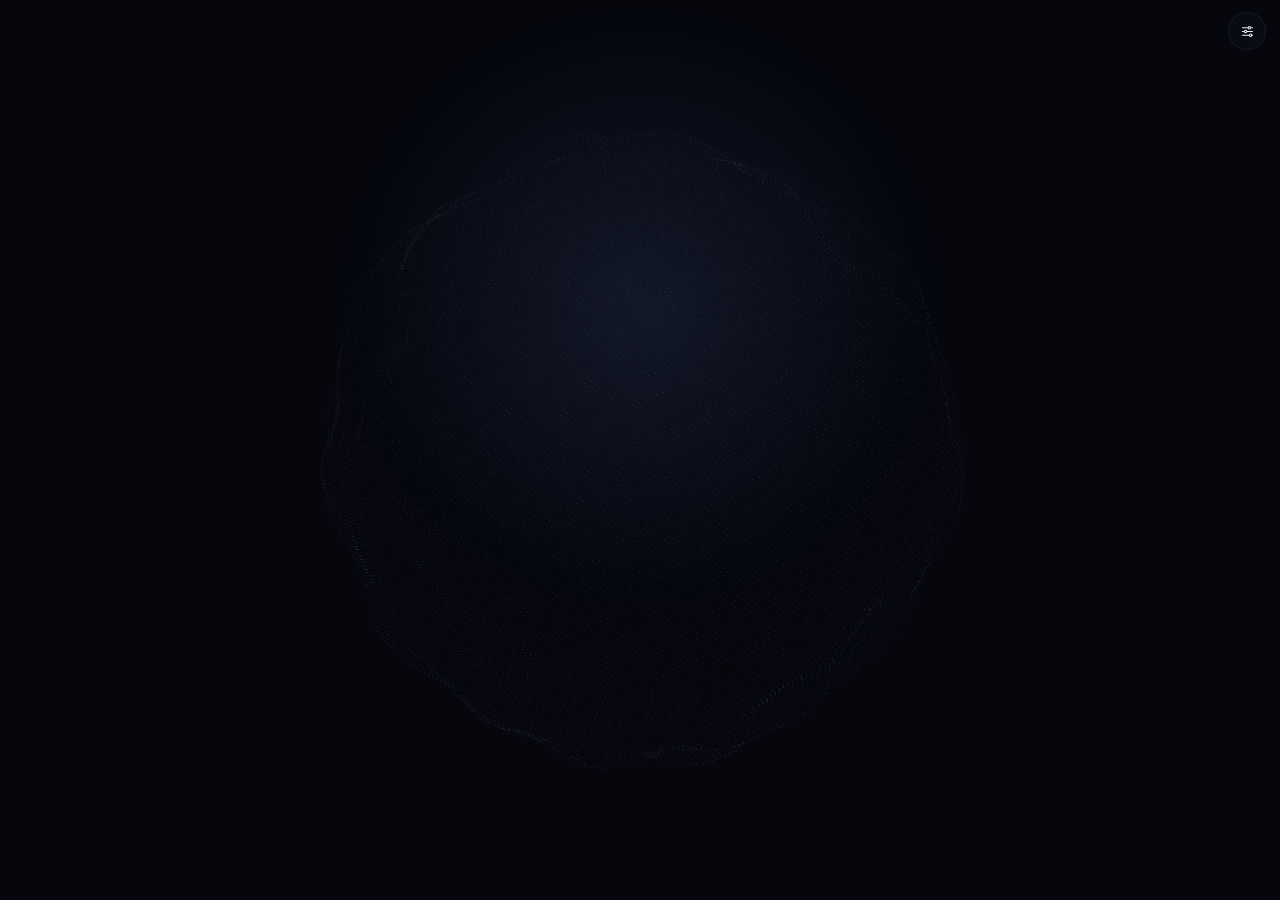
<file: demo/index.html>
<!DOCTYPE html>
<html lang="en">
<head>
<meta charset="UTF-8">
<meta name="viewport" content="width=device-width, initial-scale=1, viewport-fit=cover, user-scalable=no">
<meta name="color-scheme" content="dark">
<title>Holo AI · Holographic Console</title>
<style>
:root{--bg:#05070d;--glass:rgba(10,14,22,.74);--bd:rgba(255,255,255,.07);--tx:#e6ecf5;--mu:#7d8aa0;--ac:#8ab4ff;--ok:#5ee0a0;
--mono:SFMono-Regular,Consolas,"Liberation Mono",Menlo,monospace;
box-sizing:border-box;padding-top:env(safe-area-inset-top,0px);padding-bottom:env(safe-area-inset-bottom,0px)}
html{height:100%;scroll-padding-top:env(safe-area-inset-top,0px)}
*,*::before,*::after{box-sizing:border-box;-webkit-tap-highlight-color:transparent!important;-webkit-touch-callout:none!important;-webkit-user-select:none!important;user-select:none!important;outline:none!important}
::selection{background:transparent!important}
input{-webkit-user-select:text!important;user-select:text!important}
body{height:100%;margin:0;overflow:hidden;background:var(--bg);color:var(--tx);font-family:-apple-system,BlinkMacSystemFont,Inter,"Segoe UI",Roboto,system-ui,sans-serif;-webkit-font-smoothing:antialiased}
body::before{content:"";position:fixed;inset:0;background:radial-gradient(48vmin 48vmin at 50% 34%,rgba(110,140,230,.13),transparent 70%);pointer-events:none}
#gl{position:fixed;inset:0;width:100%;height:100%;display:block;touch-action:none;cursor:grab}
#gl:active{cursor:grabbing}
.ui{position:relative;height:100%;display:flex;flex-direction:column;padding:12px 14px 14px;pointer-events:none}
.ui>*{pointer-events:auto}
.pill{align-self:center;display:inline-flex;align-items:center;gap:9px;padding:7px 14px;border-radius:999px;background:var(--glass);border:1px solid var(--bd);backdrop-filter:blur(24px);-webkit-backdrop-filter:blur(24px);font-size:12px;font-weight:600;letter-spacing:.02em}
.pill small{font-family:var(--mono);font-size:10px;color:var(--mu);font-weight:400}
.dot{width:7px;height:7px;border-radius:50%;background:var(--ok);box-shadow:0 0 8px rgba(94,224,160,.6)}
.stage{flex:1 1 auto;min-height:0;margin:10px 0 8px;pointer-events:none}
.console{height:42%;display:flex;flex-direction:column;max-width:720px;width:100%;align-self:center;background:var(--glass);border:1px solid var(--bd);border-radius:22px;box-shadow:0 24px 60px rgba(0,0,0,.5);backdrop-filter:blur(30px);-webkit-backdrop-filter:blur(30px);overflow:hidden;transition:height .35s cubic-bezier(.3,.7,.2,1)}
.console[hidden]{display:none!important}
@media(max-width:640px){.console{height:45vh;border-radius:20px}}
.console[data-s="max"]{height:78%}
.console[data-s="min"]{height:46px}
.console[data-s="min"] #out{display:none}
.console[data-s="min"] .hd{border-bottom:0}
.ib:disabled{opacity:.3;pointer-events:none}
.close-btn:hover{background:rgba(255,115,154,.15)!important;color:#ff739a!important}
.st-agent-badge{font-weight:700;color:var(--ac);letter-spacing:.06em;font-size:10px}
.st-sep{opacity:.35}
.term-out{flex:1;min-height:0;overflow-y:auto;padding:12px 14px;font-family:var(--mono);font-size:12px;line-height:1.55;color:#cfd8e3;scrollbar-width:none}
.term-out::-webkit-scrollbar{display:none}
.agent-banner{display:flex;align-items:center;justify-content:space-between;gap:10px;padding:8px 12px;margin-bottom:10px;background:rgba(138,180,255,.06);border:1px solid rgba(138,180,255,.18);border-radius:12px;font-size:11.5px}
.agent-task-title{display:flex;align-items:center;gap:8px;min-width:0}
.task-badge{font-size:9.5px;font-weight:700;letter-spacing:.05em;padding:2px 6px;border-radius:6px;background:rgba(138,180,255,.2);color:var(--ac);flex:none}
.task-text{font-weight:600;color:#fff;white-space:nowrap;overflow:hidden;text-overflow:ellipsis}
.agent-meta{display:flex;align-items:center;gap:8px;flex:none;font-size:10.5px;color:var(--mu)}
.pill-status{padding:2px 7px;border-radius:999px;font-size:9.5px;font-weight:600;text-transform:uppercase;background:rgba(255,255,255,.06);color:var(--mu)}
.pill-status.active{background:rgba(138,180,255,.18);color:var(--ac);box-shadow:0 0 10px rgba(138,180,255,.2)}
.pill-status.done{background:rgba(94,224,160,.16);color:var(--ok)}
.cmd-block{margin-bottom:10px;border-radius:10px;background:rgba(0,0,0,.35);border:1px solid rgba(255,255,255,.06);overflow:hidden}
.cmd-head{display:flex;align-items:center;gap:8px;padding:7px 10px;background:rgba(255,255,255,.03);border-bottom:1px solid rgba(255,255,255,.04);font-size:11.5px}
.cmd-prompt{color:var(--ac);font-weight:700;flex:none}
.cmd-text{flex:1;color:#e0e8f5;font-weight:500;word-break:break-all}
.cmd-badge{font-size:9px;font-weight:700;padding:2px 6px;border-radius:5px;letter-spacing:.04em;flex:none}
.cmd-badge.running{background:rgba(138,180,255,.2);color:var(--ac);animation:pulseBadge 1.2s infinite ease-in-out}
.cmd-badge.ok{background:rgba(94,224,160,.18);color:var(--ok)}
.cmd-badge.err{background:rgba(255,115,154,.2);color:#ff739a}
@keyframes pulseBadge{50%{opacity:.45}}
.cmd-output{margin:0;padding:8px 10px;font-family:inherit;font-size:11px;line-height:1.55;color:#9cb0c9;white-space:pre-wrap;word-break:break-word}
.term-cursor{display:inline-block;width:7px;height:12px;vertical-align:-1px;background:var(--ac);box-shadow:0 0 8px rgba(138,180,255,.8);animation:blinkCursor .8s infinite}
@keyframes blinkCursor{50%{opacity:0}}
.tools{position:absolute;top:12px;right:14px;z-index:10}
.tb{width:38px;height:38px;border-radius:50%;border:1px solid var(--bd);background:var(--glass);backdrop-filter:blur(24px);-webkit-backdrop-filter:blur(24px);color:var(--tx);display:grid;place-items:center;cursor:pointer;transition:all .18s ease}
.tb:hover{border-color:rgba(255,255,255,.2);background:rgba(255,255,255,.08)}
.pop{position:absolute;top:46px;right:0;width:246px;padding:14px;border-radius:18px;background:rgba(12,17,27,.94);border:1px solid var(--bd);box-shadow:0 20px 50px rgba(0,0,0,.6);backdrop-filter:blur(24px);-webkit-backdrop-filter:blur(24px)}
.pop[hidden]{display:none}
.pl{margin:0 0 8px;font-family:var(--mono);font-size:11px;color:var(--mu)}
.row{display:flex;flex-wrap:wrap;gap:6px;margin-bottom:14px}.row:last-child{margin-bottom:0}
.opt{padding:5px 11px;border-radius:999px;border:1px solid var(--bd);background:rgba(255,255,255,.04);color:var(--tx);font:inherit;font-size:11.5px;cursor:pointer;transition:all .15s}
.opt.on{background:rgba(138,180,255,.22);border-color:rgba(138,180,255,.6);color:#fff}
.sw{width:30px;height:30px;border-radius:50%;border:2px solid transparent;cursor:pointer;padding:0;transition:transform .15s}
.sw.on{border-color:#fff;transform:scale(1.08)}
:is(.tb,.opt,.sw,.ib,.x):focus-visible{box-shadow:0 0 0 2px rgba(138,180,255,.7)}
.hd{display:flex;align-items:center;justify-content:space-between;padding:9px 12px 9px 16px;border-bottom:1px solid var(--bd)}
.st{display:flex;align-items:center;gap:8px;font-family:var(--mono);font-size:11px;color:var(--mu)}
.st .dot{width:6px;height:6px}.st.busy .dot{background:var(--ac);box-shadow:0 0 8px rgba(138,180,255,.7);animation:bp 1s ease-in-out infinite}
@keyframes bp{50%{opacity:.35}}
.acts{display:flex;gap:4px}
.ib{display:inline-flex;align-items:center;gap:5px;height:30px;padding:0 10px;border:0;border-radius:9px;background:transparent;color:var(--mu);font:inherit;font-size:11px;cursor:pointer}
.ib:hover{background:rgba(255,255,255,.06);color:var(--tx)}
svg.i{width:15px;height:15px;stroke:currentColor;fill:none;stroke-width:1.7;stroke-linecap:round;stroke-linejoin:round;flex:none}
.modal{position:fixed;inset:0;z-index:50;display:grid;place-items:center;padding:16px;background:rgba(3,4,8,.65);backdrop-filter:blur(10px);-webkit-backdrop-filter:blur(10px)}
.modal[hidden]{display:none}
.card{width:min(460px,100%);max-height:88vh;overflow:auto;background:rgba(12,17,27,.94);border:1px solid var(--bd);border-radius:22px;padding:22px;box-shadow:0 30px 80px rgba(0,0,0,.6);animation:tk .4s both}
.card h2{margin:0;font-size:18px;font-weight:600}
.card .sub{margin:4px 0 16px;font-size:12px;color:var(--mu)}
.top{display:flex;justify-content:space-between;align-items:flex-start}
.x{width:34px;height:34px;border:0;border-radius:50%;background:rgba(255,255,255,.06);color:var(--tx);display:grid;place-items:center;cursor:pointer}
.stats{display:grid;grid-template-columns:repeat(3,1fr);gap:8px;margin-bottom:14px}
.stats div{padding:10px;border-radius:14px;background:rgba(255,255,255,.04);border:1px solid var(--bd)}
.stats b{display:block;font-family:var(--mono);font-size:17px;font-weight:600;color:var(--ac)}
.stats span{font-size:11px;color:var(--mu)}
.proj{padding:12px 0;border-top:1px solid var(--bd)}
.proj b{font-size:13.5px;font-weight:600}
.proj code{display:block;margin:2px 0 4px;font-family:var(--mono);font-size:11px;color:var(--ac)}
.proj p{margin:0;font-size:12.5px;color:var(--mu);line-height:1.5}
.action-link{display:flex;align-items:center;justify-content:center;gap:6px;width:100%;height:40px;margin-top:16px;border-radius:12px;background:var(--ac);color:#08101e;font-size:12.5px;font-weight:600;text-decoration:none;transition:opacity .15s}
.action-link:hover{opacity:.9}
@media (prefers-reduced-motion:reduce){.tok{animation:none}}
</style>
</head>
<body>
<svg width="0" height="0" style="position:absolute" aria-hidden="true">
<symbol id="copy" viewBox="0 0 24 24"><rect x="9" y="9" width="11" height="11" rx="2"/><path d="M5 15V6a2 2 0 0 1 2-2h9"/></symbol>
<symbol id="trash" viewBox="0 0 24 24"><path d="M4 7h16M10 11v6M14 11v6M6 7l1 12a2 2 0 0 0 2 2h6a2 2 0 0 0 2-2l1-12M9 7V4h6v3"/></symbol>
<symbol id="send" viewBox="0 0 24 24"><path d="M12 19V5M5 12l7-7 7 7"/></symbol>
<symbol id="x" viewBox="0 0 24 24"><path d="M6 6l12 12M18 6L6 18"/></symbol>
<symbol id="dn" viewBox="0 0 24 24"><path d="M6 9l6 6 6-6"/></symbol>
<symbol id="upc" viewBox="0 0 24 24"><path d="M6 15l6-6 6 6"/></symbol>
<symbol id="sl" viewBox="0 0 24 24"><path d="M4 6h9M17 6h3M4 12h3M11 12h9M4 18h11M19 18h1"/><circle cx="15" cy="6" r="2"/><circle cx="9" cy="12" r="2"/><circle cx="17" cy="18" r="2"/></symbol>
<symbol id="ov" viewBox="0 0 24 24"><rect x="4" y="4" width="7" height="7" rx="1.5"/><rect x="13" y="4" width="7" height="7" rx="1.5"/><rect x="4" y="13" width="7" height="7" rx="1.5"/><rect x="13" y="13" width="7" height="7" rx="1.5"/></symbol>
<symbol id="ar" viewBox="0 0 24 24"><polygon points="12 2 2 7 12 12 22 7 12 2"></polygon><polyline points="2 17 12 22 22 17"></polyline><polyline points="2 12 12 17 22 12"></polyline></symbol>
<symbol id="qu" viewBox="0 0 24 24"><circle cx="12" cy="12" r="1.6"/><ellipse cx="12" cy="12" rx="9" ry="3.6"/><ellipse cx="12" cy="12" rx="9" ry="3.6" transform="rotate(60 12 12)"/><ellipse cx="12" cy="12" rx="9" ry="3.6" transform="rotate(120 12 12)"/></symbol>
<symbol id="py" viewBox="0 0 24 24"><path d="M8 8l-4 4 4 4M16 8l4 4-4 4M14 5l-4 14"/></symbol>
<symbol id="heart" viewBox="0 0 24 24"><path d="M20.84 4.61a5.5 5.5 0 0 0-7.78 0L12 5.67l-1.06-1.06a5.5 5.5 0 0 0-7.78 7.78l1.06 1.06L12 21.23l7.78-7.78 1.06-1.06a5.5 5.5 0 0 0 0-7.78z"/></symbol>
<symbol id="star" viewBox="0 0 24 24"><polygon points="12 2 15.09 8.26 22 9.27 17 14.14 18.18 21.02 12 17.77 5.82 21.02 7 14.14 2 9.27 8.91 8.26 12 2"/></symbol>
<symbol id="galaxy" viewBox="0 0 24 24"><circle cx="12" cy="12" r="2.5"/><path d="M12 3a9 9 0 0 1 9 9 9 9 0 0 1-9 9 9 9 0 0 1-9-9 9 9 0 0 1 9-9z"/><path d="M16 12a4 4 0 1 1-4-4"/></symbol>
<symbol id="sphere" viewBox="0 0 24 24"><circle cx="12" cy="12" r="9"/><ellipse cx="12" cy="12" rx="9" ry="3.6"/></symbol>
</svg>

<canvas id="gl" aria-label="Interactive 3D particle orb"></canvas>

<div class="ui">
  
  <div class="stage" id="stage"></div>

  <div class="tools">
    <button class="tb" id="tb" type="button" aria-label="Customize orb" aria-expanded="false"><svg class="i"><use href="#sl"/></svg></button>
    <div class="pop" id="pop" hidden>
      <p class="pl">3D Shape</p>
      <div class="row" id="shapes">
        <button class="opt on" data-s="sphere" type="button">Sphere</button>
        <button class="opt" data-s="heart" type="button">Heart</button>
        <button class="opt" data-s="star" type="button">Star</button>
        <button class="opt" data-s="torus" type="button">Torus</button>
        <button class="opt" data-s="galaxy" type="button">Galaxy</button>
        <button class="opt" data-s="dna" type="button">DNA</button>
        <button class="opt" data-s="cube" type="button">Cube</button>
      </div>
      <p class="pl">Colour Theme</p>
      <div class="row" id="cols">
        <button class="sw on" data-c="ice" type="button" aria-label="Ice" style="background:linear-gradient(135deg,#94c2ff,#cdadff)"></button>
        <button class="sw" data-c="ember" type="button" aria-label="Ember" style="background:linear-gradient(135deg,#ffb86b,#ff739a)"></button>
        <button class="sw" data-c="mint" type="button" aria-label="Mint" style="background:linear-gradient(135deg,#80f2cc,#80c2ff)"></button>
        <button class="sw" data-c="violet" type="button" aria-label="Violet" style="background:linear-gradient(135deg,#c299ff,#f599e6)"></button>
      </div>
      <div class="row" style="margin-top:10px;padding-top:10px;border-top:1px solid var(--bd)">
        <button class="opt" id="simTaskBtn" type="button" style="width:100%;text-align:center;padding:7px;background:rgba(138,180,255,.1);border-color:rgba(138,180,255,.3);color:var(--ac);font-weight:600">▶ Simulate Agent Task</button>
      </div>
    </div>
  </div>

  <section class="console" id="agentConsole" data-s="normal" aria-label="Agent live execution" hidden>
    <div class="hd">
      <div class="st" id="st">
        <i class="dot"></i>
        <span class="st-agent-badge">RJN AGENT</span>
        <span class="st-sep">·</span>
        <span id="stt">Idle</span>
      </div>
      <div class="acts">
        <button class="ib" id="min" type="button" aria-label="Minimize console" title="Minimize"><svg class="i"><use href="#dn"/></svg></button>
        <button class="ib" id="max" type="button" aria-label="Expand console" title="Expand"><svg class="i"><use href="#upc"/></svg></button>
        <button class="ib" id="copy" type="button" title="Copy Output"><svg class="i"><use href="#copy"/></svg>Copy</button>
        <button class="ib close-btn" id="closeAgent" type="button" aria-label="Close" title="Close"><svg class="i"><use href="#x"/></svg></button>
      </div>
    </div>
    <div id="out" class="term-out" aria-live="polite"></div>
  </section>
</div>

<div class="modal" id="modal" hidden role="dialog" aria-modal="true" aria-labelledby="mt">
  <div class="card">
    <div class="top">
      <div>
        <h2 id="mt">Autonomous AI Ecosystem</h2>
        <p class="sub">SAAI · 7-Layer Constitutional Stack (Reel Spec)</p>
      </div>
      <button class="x" id="mx" type="button" aria-label="Close"><svg class="i"><use href="#x"/></svg></button>
    </div>
    <div class="stats">
      <div><b>7</b><span>Layers</span></div>
      <div><b>478</b><span>MCP Tools</span></div>
      <div><b>60 FPS</b><span>GPU Orb</span></div>
    </div>
    <div class="proj">
      <b>Layer 01 · Cognitive Core</b><code>Semantic Intent & Multi-Model Routing</code>
      <p>Autonomous task decomposition and dynamic routing across frontier models.</p>
    </div>
    <div class="proj">
      <b>Layer 02 · Tool Orchestration</b><code>478 MCP Tools · 14 Servers</code>
      <p>Universal context protocol executing across isolated execution sandboxes.</p>
    </div>
    <div class="proj">
      <b>Production Engines</b><code>Josh Lab Arbitrage (Polygon) · Kronos Forecaster</code>
      <p>Microsecond mempool flash liquidity engine & ML time-series forecasting.</p>
    </div>
    <a href="../site" target="_blank" rel="noopener" class="action-link">
      <span>Open Full Architectural Showcase Site ↗</span>
    </a>
  </div>
</div>

<script>
/* ---------- touch safeguards ---------- */
const isField=t=>t&&(t.tagName==="INPUT"||t.tagName==="TEXTAREA");
document.addEventListener("contextmenu",e=>{if(!isField(e.target))e.preventDefault()});
document.addEventListener("selectstart",e=>{if(!isField(e.target))e.preventDefault()});
const $=s=>document.querySelector(s);

/* ---------- WebGL orb with Morphing & Palettes ---------- */
const cv=$("#gl"),stage=$("#stage"),shapeBadge=$("#shapeBadge");
const gl=cv.getContext("webgl",{antialias:false,alpha:true,powerPreference:"high-performance"});
let rotX=.15,rotY=0,vX=0,vY=0,zoom=1,zT=1,pulse=0,waveT=9,energy=0,baseR=150,cxPx=0,cyPx=0,offs=0,dpr=1,tap=[0,0,1];
const N=58000;
const VS=`
attribute vec3 aPos,aTgt;
uniform float uTime,uRotX,uRotY,uPulse,uWaveT,uEnergy,uR,uOffset,uDpr,uMorph,uZoom;
uniform vec2 uRes; uniform vec3 uTap;
varying float vA,vC;
vec3 mod289(vec3 x){return x-floor(x*(1./289.))*289.;}
vec4 mod289(vec4 x){return x-floor(x*(1./289.))*289.;}
vec4 permute(vec4 x){return mod289(((x*34.)+1.)*x);}
vec4 tis(vec4 r){return 1.79284291400159-0.85373472095314*r;}
float snoise(vec3 v){
 const vec2 C=vec2(1./6.,1./3.);const vec4 D=vec4(0.,.5,1.,2.);
 vec3 i=floor(v+dot(v,C.yyy));vec3 x0=v-i+dot(i,C.xxx);
 vec3 g=step(x0.yzx,x0.xyz);vec3 l=1.-g;vec3 i1=min(g.xyz,l.zxy);vec3 i2=max(g.xyz,l.zxy);
 vec3 x1=x0-i1+C.xxx;vec3 x2=x0-i2+C.yyy;vec3 x3=x0-D.yyy;
 i=mod289(i);
 vec4 p=permute(permute(permute(i.z+vec4(0.,i1.z,i2.z,1.))+i.y+vec4(0.,i1.y,i2.y,1.))+i.x+vec4(0.,i1.x,i2.x,1.));
 vec3 ns=.142857142857*D.wyz-D.xzx;
 vec4 j=p-49.*floor(p*ns.z*ns.z);
 vec4 x_=floor(j*ns.z);vec4 y_=floor(j-7.*x_);
 vec4 x=x_*ns.x+ns.yyyy;vec4 y=y_*ns.x+ns.yyyy;vec4 h=1.-abs(x)-abs(y);
 vec4 b0=vec4(x.xy,y.xy);vec4 b1=vec4(x.zw,y.zw);
 vec4 s0=floor(b0)*2.+1.;vec4 s1=floor(b1)*2.+1.;vec4 sh=-step(h,vec4(0.));
 vec4 a0=b0.xzyw+s0.xzyw*sh.xxyy;vec4 a1=b1.xzyw+s1.xzyw*sh.zzww;
 vec3 p0=vec3(a0.xy,h.x);vec3 p1=vec3(a0.zw,h.y);vec3 p2=vec3(a1.xy,h.z);vec3 p3=vec3(a1.zw,h.w);
 vec4 nm=tis(vec4(dot(p0,p0),dot(p1,p1),dot(p2,p2),dot(p3,p3)));
 p0*=nm.x;p1*=nm.y;p2*=nm.z;p3*=nm.w;
 vec4 m=max(.6-vec4(dot(x0,x0),dot(x1,x1),dot(x2,x2),dot(x3,x3)),0.);m=m*m;
 return 42.*dot(m*m,vec4(dot(p0,x0),dot(p1,x1),dot(p2,x2),dot(p3,x3)));
}
void main(){
 float mp=uMorph*uMorph*(3.-2.*uMorph);vec3 n=mix(aPos,aTgt,mp);float t=uTime;
 float n1=snoise(n*1.7+vec3(0.,t*.22,t*.13));
 float n2=snoise(n*3.4-vec3(t*.18,0.,t*.1));
 float d=acos(clamp(dot(normalize(n+1e-5),uTap),-1.,1.));
 float f=d-uWaveT*2.2;
 float wave=sin(f*7.)*exp(-abs(f)*1.7)*uPulse;
 float r=1.+(n1*.055+n2*.02)*(1.+uEnergy*.7)+wave*.07;
 vec3 p=n*r;
 float cy=cos(uRotY),sy=sin(uRotY);p=vec3(p.x*cy+p.z*sy,p.y,-p.x*sy+p.z*cy);
 float cx=cos(uRotX),sx=sin(uRotX);p=vec3(p.x,p.y*cx-p.z*sx,p.y*sx+p.z*cx);
 float persp=3.6/(3.6-p.z*.6);
 vec2 ndc=(p.xy*persp*uR)/(uRes*.5);ndc.y+=uOffset;
 gl_Position=vec4(ndc,-p.z*.2,1.);
 float dep=p.z*.5+.5;
 float zComp=clamp(uZoom,.45,2.2);
 float densityComp=clamp(pow(zComp,.85),.30,1.15);
 gl_PointSize=clamp((.7+dep*1.1)*uDpr*clamp(zComp,.7,1.25),1.,3.8);
 vA=(.18+.62*dep+wave*.12)*densityComp;vC=n1*.5+.5;
}`;
const FS=`precision mediump float;varying float vA,vC;uniform vec3 uC1,uC2;
void main(){float d=length(gl_PointCoord-.5);if(d>.5)discard;
 float a=smoothstep(.5,.05,d)*vA*.55;
 vec3 c=mix(uC1,uC2,vC);gl_FragColor=vec4(c*a,a);}`;
let U={},prog,bufA,bufT,locA,locT,curArr;
if(gl){
  const sh=(t,s)=>{const o=gl.createShader(t);gl.shaderSource(o,s);gl.compileShader(o);return o};
  prog=gl.createProgram();gl.attachShader(prog,sh(gl.VERTEX_SHADER,VS));gl.attachShader(prog,sh(gl.FRAGMENT_SHADER,FS));gl.linkProgram(prog);gl.useProgram(prog);
  const a=new Float32Array(N*3),ga=Math.PI*(3-Math.sqrt(5));
  for(let i=0;i<N;i++){const y=1-2*(i+.5)/N,rr=Math.sqrt(1-y*y),th=i*ga;a[i*3]=Math.cos(th)*rr;a[i*3+1]=y;a[i*3+2]=Math.sin(th)*rr}
  bufA=gl.createBuffer();bufT=gl.createBuffer();curArr=a;gl.bindBuffer(gl.ARRAY_BUFFER,bufA);gl.bufferData(gl.ARRAY_BUFFER,a,gl.STATIC_DRAW);gl.bindBuffer(gl.ARRAY_BUFFER,bufT);gl.bufferData(gl.ARRAY_BUFFER,a,gl.STATIC_DRAW);
  locA=gl.getAttribLocation(prog,"aPos");locT=gl.getAttribLocation(prog,"aTgt");gl.enableVertexAttribArray(locA);gl.enableVertexAttribArray(locT);gl.bindBuffer(gl.ARRAY_BUFFER,bufA);gl.vertexAttribPointer(locA,3,gl.FLOAT,false,0,0);gl.bindBuffer(gl.ARRAY_BUFFER,bufT);gl.vertexAttribPointer(locT,3,gl.FLOAT,false,0,0);
  ["uTime","uRotX","uRotY","uPulse","uWaveT","uEnergy","uR","uOffset","uDpr","uRes","uTap","uMorph","uC1","uC2","uZoom"].forEach(n=>U[n]=gl.getUniformLocation(prog,n));
  gl.enable(gl.BLEND);gl.blendFuncSeparate(gl.SRC_ALPHA,gl.ONE,gl.ONE,gl.ONE);
}
function layout(){
  dpr=Math.min(window.devicePixelRatio||1,2);
  cv.width=Math.round(innerWidth*dpr);cv.height=Math.round(innerHeight*dpr);
  if(gl)gl.viewport(0,0,cv.width,cv.height);
  const r=stage.getBoundingClientRect();
  baseR=Math.max(60,Math.min(r.height*.36,r.width*.4));
  cxPx=innerWidth/2;cyPx=r.top+r.height/2;offs=1-2*cyPx/innerHeight;
}
addEventListener("resize",layout);addEventListener("orientationchange",()=>setTimeout(layout,200));
layout();setTimeout(layout,300);
if(!gl){stage.innerHTML='<p style="text-align:center;color:#7d8aa0;font-size:13px;margin-top:30%">WebGL is not available on this device.</p>'}

/* interaction: drag with inertia, tap pulse, pinch zoom */
const ptrs=new Map();let down=null,pinch0=0,zoom0=1;
const dist=()=>{const p=[...ptrs.values()];return Math.hypot(p[0].x-p[1].x,p[0].y-p[1].y)};
cv.addEventListener("pointerdown",e=>{cv.setPointerCapture(e.pointerId);ptrs.set(e.pointerId,{x:e.clientX,y:e.clientY});
  if(ptrs.size===1){down={t:performance.now(),m:0};vX=vY=0}else if(ptrs.size===2){pinch0=dist();zoom0=zT;down=null}});
cv.addEventListener("pointermove",e=>{const p=ptrs.get(e.pointerId);if(!p)return;
  const dx=e.clientX-p.x,dy=e.clientY-p.y;p.x=e.clientX;p.y=e.clientY;
  if(ptrs.size===1&&down){rotY+=dx*.006;rotX+=dy*.006;vY=dx*.006;vX=dy*.006;down.m+=Math.abs(dx)+Math.abs(dy)}
  else if(ptrs.size===2&&pinch0){zT=Math.min(2.2,Math.max(.5,zoom0*dist()/pinch0))}});
const up=e=>{if(down&&ptrs.size===1&&down.m<8&&performance.now()-down.t<320)doTap(e.clientX,e.clientY);
  ptrs.delete(e.pointerId);if(ptrs.size<2)pinch0=0;if(ptrs.size===0)down=null};
cv.addEventListener("pointerup",up);cv.addEventListener("pointercancel",up);
cv.addEventListener("wheel",e=>{e.preventDefault();zT=Math.min(2.2,Math.max(.5,zT*Math.exp(-e.deltaY*.001)))},{passive:false});
function doTap(x,y){
  const R=baseR*zoom;let vx=(x-cxPx)/R,vy=-(y-cyPx)/R;const l=Math.hypot(vx,vy);if(l>.98){vx*=.98/l;vy*=.98/l}
  const vz=Math.sqrt(Math.max(0,1-vx*vx-vy*vy));
  const cx=Math.cos(rotX),sx=Math.sin(rotX),cy=Math.cos(rotY),sy=Math.sin(rotY);
  let y1=vy*cx+vz*sx,z1=-vy*sx+vz*cx;
  tap=[vx*cy-z1*sy,y1,vx*sy+z1*cy];pulse=1;waveT=0;
}

/* orb shapes + colours */
const GA=Math.PI*(3-Math.sqrt(5)),TAU=Math.PI*2,R1=.7548776662,R2=.569840291;
const SH={
 sphere:i=>{const y=1-2*(i+.5)/N,r=Math.sqrt(1-y*y),t=i*GA;return[Math.cos(t)*r,y,Math.sin(t)*r]},
 torus:i=>{const a=((i*R1)%1)*TAU,b=((i*R2)%1)*TAU,q=.7+.3*Math.cos(b);return[q*Math.cos(a),.3*Math.sin(b),q*Math.sin(a)]},
 cube:i=>{const f=i%6,u=(((i*R1)%1)*2-1)*.64,v=(((i*R2)%1)*2-1)*.64,s=f%2?.64:-.64;return f<2?[s,u,v]:f<4?[u,s,v]:[u,v,s]},
 galaxy:i=>{const u=(i*R1)%1,v=(i*R2)%1,w=(i*.6180339887)%1,p=Math.pow(u,.6),t=p*5.5+(i%3)*2.0944+(v-.5)*.8;return[Math.cos(t)*p,(w-.5)*.1*(1.15-p),Math.sin(t)*p]},
 heart:i=>{const t=((i*R1)%1)*TAU,u=((i*R2)%1)*Math.PI;const x=16*Math.pow(Math.sin(u),3)*Math.sin(t)/18;const y=(13*Math.cos(u)-5*Math.cos(2*u)-2*Math.cos(3*u)-Math.cos(4*u))/18;const z=16*Math.pow(Math.sin(u),3)*Math.cos(t)/18;return[x*.9,y*.9+.1,z*.45]},
 star:i=>{const a=((i*R1)%1)*TAU,r0=0.52+0.45*Math.cos(5*a);const r=Math.pow((i*R2)%1,0.5)*r0;const z=(((i*.6180339887)%1)-0.5)*0.28*(1.0-r);return[r*Math.sin(a),r*Math.cos(a),z]},
 dna:i=>{const t=((i*R1)%1)*2-1,a=t*18.85+(i%2===0?0:Math.PI);const r=0.42;return[r*Math.cos(a),t*1.1,r*Math.sin(a)]}
};
const PAL={ice:[[.58,.76,1],[.8,.68,1]],ember:[[1,.72,.42],[1,.45,.58]],mint:[[.5,.95,.8],[.5,.76,1]],violet:[[.76,.6,1],[.96,.6,.9]]};
let col1=[...PAL.ice[0]],col2=[...PAL.ice[1]],tc=PAL.ice,morph=0,morphing=false,pending=null,curShape="sphere";
function stepOrb(){
  for(let k=0;k<3;k++){col1[k]+=(tc[0][k]-col1[k])*.06;col2[k]+=(tc[1][k]-col2[k])*.06}
  if(morphing){morph+=.022;if(morph>=1){morph=0;morphing=false;curArr=pending;gl.bindBuffer(gl.ARRAY_BUFFER,bufA);gl.bufferData(gl.ARRAY_BUFFER,curArr,gl.STATIC_DRAW)}}
}
function setShape(name){
  if(!gl||morphing||name===curShape||!SH[name])return false;
  const arr=new Float32Array(N*3);for(let i=0;i<N;i++){const p=SH[name](i);arr[i*3]=p[0];arr[i*3+1]=p[1];arr[i*3+2]=p[2]}
  pending=arr;gl.bindBuffer(gl.ARRAY_BUFFER,bufT);gl.bufferData(gl.ARRAY_BUFFER,arr,gl.STATIC_DRAW);
  morph=0;morphing=true;curShape=name;energy=Math.max(energy,.7);pulse=Math.max(pulse,.6);waveT=0;
  if(shapeBadge)shapeBadge.textContent=name.charAt(0).toUpperCase()+name.slice(1);
  document.querySelectorAll("#shapes .opt").forEach(x=>x.classList.toggle("on",x.dataset.s===name));
  return true;
}
function setColor(name){
  if(!PAL[name])return false;
  tc=PAL[name];
  document.querySelectorAll("#cols .sw").forEach(x=>x.classList.toggle("on",x.dataset.c===name));
  pulse=Math.max(pulse,.5);waveT=0;energy=Math.max(energy,.4);
  return true;
}

const t0=performance.now();
function frame(now){
  if(gl){
    if(!down&&ptrs.size===0){rotY+=vY+.0012;rotX+=vX;vY*=.95;vX*=.95}
    rotX=Math.max(-1.15,Math.min(1.15,rotX));
    zoom+=(zT-zoom)*.12;pulse*=.975;waveT+=.012;energy*=.965;stepOrb();
    gl.clearColor(0,0,0,0);gl.clear(gl.COLOR_BUFFER_BIT);
    gl.uniform1f(U.uTime,(now-t0)/1000);gl.uniform1f(U.uRotX,rotX);gl.uniform1f(U.uRotY,rotY);
    gl.uniform1f(U.uPulse,pulse);gl.uniform1f(U.uWaveT,waveT);gl.uniform1f(U.uEnergy,energy);
    gl.uniform1f(U.uR,baseR*zoom);gl.uniform1f(U.uOffset,offs);gl.uniform1f(U.uDpr,dpr);gl.uniform1f(U.uZoom,zoom);
    gl.uniform2f(U.uRes,innerWidth,innerHeight);gl.uniform3f(U.uTap,tap[0],tap[1],tap[2]);gl.uniform1f(U.uMorph,morph);gl.uniform3fv(U.uC1,col1);gl.uniform3fv(U.uC2,col2);
    gl.drawArrays(gl.POINTS,0,N);
  }
  smoothScroll();requestAnimationFrame(frame);
}

/* ---------- RJN Autonomous Agent Live Execution Engine ---------- */
const con=$("#agentConsole"),out=$("#out"),stEl=$("#st"),stt=$("#stt");
const bMin=$("#min"),bMax=$("#max"),bClose=$("#closeAgent");
let activeTask=null,currentCmdEl=null,currentOutEl=null,cursorEl=null;
let userScrolled=false,statusT=null,taskClockInterval=null;

const setStatus=(busy,txt)=>{
  stEl.classList.toggle("busy",busy);
  stt.textContent=txt||(busy?"Executing":"Idle");
};

function showAgentPanel(taskTitle){
  if(con.hidden){
    con.hidden=false;
    layout();
  }
  if(taskTitle)setStatus(true,taskTitle);
}

function hideAgentPanel(){
  con.hidden=true;
  setStatus(false,"Idle");
  layout();
}
bClose.addEventListener("click",hideAgentPanel);

function setSize(s){
  con.dataset.s=s;
  bMin.disabled=s==="min";
  bMax.disabled=s==="max";
  if(s!=="min")userScrolled=false;
  layout();
}
bMin.addEventListener("click",()=>setSize(con.dataset.s==="max"?"normal":"min"));
bMax.addEventListener("click",()=>setSize(con.dataset.s==="min"?"normal":"max"));

["wheel","touchstart"].forEach(ev=>out.addEventListener(ev,()=>{userScrolled=true},{passive:true}));
function smoothScroll(){
  if(userScrolled||con.hidden)return;
  const m=out.scrollHeight-out.clientHeight,d=m-out.scrollTop;
  if(Math.abs(d)>.5)out.scrollTop+=d*.2;
}

function removeCursor(){
  if(cursorEl&&cursorEl.parentNode)cursorEl.remove();
  cursorEl=null;
}

function escapeHtml(s){
  return String(s||"").replace(/&/g,"&amp;").replace(/</g,"&lt;").replace(/>/g,"&gt;");
}

function startAgentTask(taskData){
  showAgentPanel(taskData.task||taskData.title||"Agent Task");
  userScrolled=false;
  out.innerHTML="";
  removeCursor();
  if(taskClockInterval)clearInterval(taskClockInterval);

  const startTime=Date.now();
  const banner=document.createElement("div");
  banner.className="agent-banner";
  const agentName=taskData.agent||"RJN AGENT";
  const taskText=taskData.task||taskData.title||"Autonomous Task Execution";
  banner.innerHTML=`
    <div class="agent-task-title">
      <span class="task-badge">${escapeHtml(agentName)}</span>
      <span class="task-text">${escapeHtml(taskText)}</span>
    </div>
    <div class="agent-meta">
      <span id="agentTime">0.0s</span>
      <span class="pill-status active" id="agentPill">RUNNING</span>
    </div>
  `;
  out.appendChild(banner);
  const timeEl=banner.querySelector("#agentTime");
  const pillEl=banner.querySelector("#agentPill");

  taskClockInterval=setInterval(()=>{
    if(!timeEl)return;
    const elapsed=((Date.now()-startTime)/1000).toFixed(1);
    timeEl.textContent=elapsed+"s";
  },100);

  activeTask={startTime,banner,timeEl,pillEl};
  pulse=Math.max(pulse,.9);energy=Math.max(energy,.7);waveT=0;
}

function runAgentCommand(cmdData){
  if(con.hidden)showAgentPanel();
  removeCursor();

  const block=document.createElement("div");
  block.className="cmd-block";
  block.innerHTML=`
    <div class="cmd-head">
      <span class="cmd-prompt">❯</span>
      <span class="cmd-text">${escapeHtml(cmdData.command||"")}</span>
      <span class="cmd-badge running">RUNNING</span>
    </div>
    <pre class="cmd-output"></pre>
  `;
  out.appendChild(block);

  const outEl=block.querySelector(".cmd-output");
  const badgeEl=block.querySelector(".cmd-badge");
  currentCmdEl=block;
  currentOutEl=outEl;

  pulse=Math.max(pulse,.75);energy=Math.max(energy,.6);waveT=0;
  userScrolled=false;

  if(cmdData.output){
    streamText(outEl,cmdData.output,()=>{
      badgeEl.className=(cmdData.exitCode===0||cmdData.status==="success"||cmdData.exitCode===undefined)?"cmd-badge ok":"cmd-badge err";
      badgeEl.textContent=(cmdData.exitCode===0||cmdData.exitCode===undefined)?"EXIT 0":"FAIL";
    });
  }else{
    const c=document.createElement("span");c.className="term-cursor";cursorEl=c;outEl.appendChild(c);
  }
  return{block,outEl,badgeEl};
}

function streamText(targetEl,text,onDone){
  const chars=Array.from(text||"");
  let idx=0;
  removeCursor();
  const c=document.createElement("span");c.className="term-cursor";cursorEl=c;targetEl.appendChild(c);

  function step(){
    if(idx>=chars.length){
      removeCursor();
      if(onDone)onDone();
      return;
    }
    const chunk=chars.slice(idx,idx+3).join("");
    idx+=3;
    const txtNode=document.createTextNode(chunk);
    targetEl.insertBefore(txtNode,c);
    if(!userScrolled)out.scrollTop=out.scrollHeight;
    setTimeout(step,14+Math.random()*12);
  }
  step();
}

function appendAgentOutput(line){
  if(!currentOutEl)runAgentCommand({command:"agent_stream",output:""});
  if(cursorEl){
    currentOutEl.insertBefore(document.createTextNode(line+"\n"),cursorEl);
  }else{
    currentOutEl.appendChild(document.createTextNode(line+"\n"));
  }
  if(!userScrolled)out.scrollTop=out.scrollHeight;
  pulse=Math.max(pulse,.45);
}

function completeAgentTask(result){
  removeCursor();
  if(taskClockInterval){clearInterval(taskClockInterval);taskClockInterval=null}
  if(activeTask&&activeTask.pillEl){
    activeTask.pillEl.className="pill-status done";
    activeTask.pillEl.textContent="COMPLETED";
  }
  setStatus(false,"Completed");
  pulse=Math.max(pulse,1.);energy=Math.max(energy,.85);waveT=0;
}

/* Event listeners for cross-tab & programmatic task streaming */
function handleAgentEvent(evt){
  if(!evt||typeof evt!=="object")return;
  if(evt.type==="task_start"||evt.type==="assign_task"){
    startAgentTask({task:evt.task||evt.instruction,agent:evt.agent||"RJN AGENT"});
    if(evt.command){
      runAgentCommand({command:evt.command,output:evt.output||"[Connecting cloud runner]\n[Execution initialized]\n"});
    }
  }else if(evt.type==="command_run"||evt.type==="execute_command"){
    runAgentCommand({command:evt.command,output:evt.output,exitCode:evt.exitCode});
  }else if(evt.type==="command_output"){
    appendAgentOutput(evt.output);
  }else if(evt.type==="task_done"||evt.type==="status_check"){
    if(evt.output)appendAgentOutput(evt.output);
    completeAgentTask(evt);
  }else if(evt.type==="close_panel"){
    hideAgentPanel();
  }
}

try{
  if(typeof BroadcastChannel!=="undefined"){
    const bc=new BroadcastChannel("rjn_agent_events");
    bc.onmessage=e=>handleAgentEvent(e.data);
  }
}catch(_){}

window.addEventListener("storage",e=>{
  if(e.key==="rjn_agent_event"&&e.newValue){
    try{handleAgentEvent(JSON.parse(e.newValue))}catch(_){}
  }
});
window.addEventListener("message",e=>{
  if(e.data&&(e.data.type||e.data.action))handleAgentEvent(e.data);
});

/* Global Window API */
window.rjnAgent={
  startTask:startAgentTask,
  runCommand:runAgentCommand,
  appendOutput:appendAgentOutput,
  completeTask:completeAgentTask,
  show:showAgentPanel,
  hide:hideAgentPanel
};
window.postAgentTask=(task,agent)=>startAgentTask({task,agent});
window.runAgentCommand=(command,output)=>runAgentCommand({command,output});

/* copy output */
$("#copy").addEventListener("click",async()=>{
  const t=out.innerText.trim();if(!t)return;
  try{await navigator.clipboard.writeText(t)}catch(e){const ta=document.createElement("textarea");ta.value=t;ta.style.cssText="position:fixed;opacity:0";document.body.appendChild(ta);ta.select();try{document.execCommand("copy")}catch(_){}ta.remove()}
  setStatus(false,"Logs Copied");clearTimeout(statusT);statusT=setTimeout(()=>setStatus(false,con.hidden?"Idle":"Ready"),1400);
});

/* simulation runner */
const simBtn=$("#simTaskBtn");
if(simBtn){
  simBtn.addEventListener("click",()=>{
    pop.hidden=true;tb.setAttribute("aria-expanded","false");
    startAgentTask({agent:"RJN SUBAGENT #1",task:"Neural Mesh Synthesis & Live Cloud Sync"});
    setTimeout(()=>{
      runAgentCommand({
        command:'python3 /root/mongo_tool.py assign_task "Optimize 58K starlight vertex pipeline"',
        output:'[02:04:11] Connected to Railway cloud runner (https://rjn-runner-production.up.railway.app)\n[02:04:12] Subagent sandbox initialized: Ubuntu 24.04 LTS (x86_64)\n[02:04:13] Task lock acquired: Memory session synced with MongoDB.\n[02:04:14] Subagent status: 200 OK. Worker dispatched.\n',
        exitCode:0
      });
    },500);
    setTimeout(()=>{
      runAgentCommand({
        command:'git status --porcelain',
        output:'M  demo.html\nM  demo/index.html\n[02:04:16] Working tree clean. Zero compilation defects.\n',
        exitCode:0
      });
    },2600);
    setTimeout(()=>{
      runAgentCommand({
        command:'gh run list --repo nxtzenmaker-max/holo -L 1',
        output:'✓  pages-build-deployment  master  SUCCESS (9s)\n[02:04:19] Production site live: https://nxtzenmaker-max.github.io/holo/\n',
        exitCode:0
      });
    },4800);
    setTimeout(()=>{
      completeAgentTask();
    },6500);
  });
}

/* portfolio modal */
const modal=$("#modal");let lastFocus=null;
function openModal(){lastFocus=document.activeElement;modal.hidden=false;$("#mx").focus()}
function closeModal(){modal.hidden=true;if(lastFocus&&lastFocus.focus)lastFocus.focus()}
$("#mx").addEventListener("click",closeModal);
modal.addEventListener("click",e=>{if(e.target===modal)closeModal()});
addEventListener("keydown",e=>{if(e.key==="Escape"&&!modal.hidden)closeModal()});

/* stage auto-centering */
new ResizeObserver(()=>{const r=stage.getBoundingClientRect();baseR=Math.max(60,Math.min(r.height*.36,r.width*.4));cyPx=r.top+r.height/2;offs=1-2*cyPx/innerHeight}).observe(stage);

/* orb customiser popup */
const pop=$("#pop"),tb=$("#tb");
tb.addEventListener("click",()=>{pop.hidden=!pop.hidden;tb.setAttribute("aria-expanded",String(!pop.hidden))});
document.addEventListener("pointerdown",e=>{if(!pop.hidden&&!e.target.closest(".tools")){pop.hidden=true;tb.setAttribute("aria-expanded","false")}});
$("#shapes").addEventListener("click",e=>{const b=e.target.closest(".opt");if(!b)return;setShape(b.dataset.s)});
$("#cols").addEventListener("click",e=>{const b=e.target.closest(".sw");if(!b)return;setColor(b.dataset.c)});

requestAnimationFrame(frame);
</script>
</body>
</html>
</file>
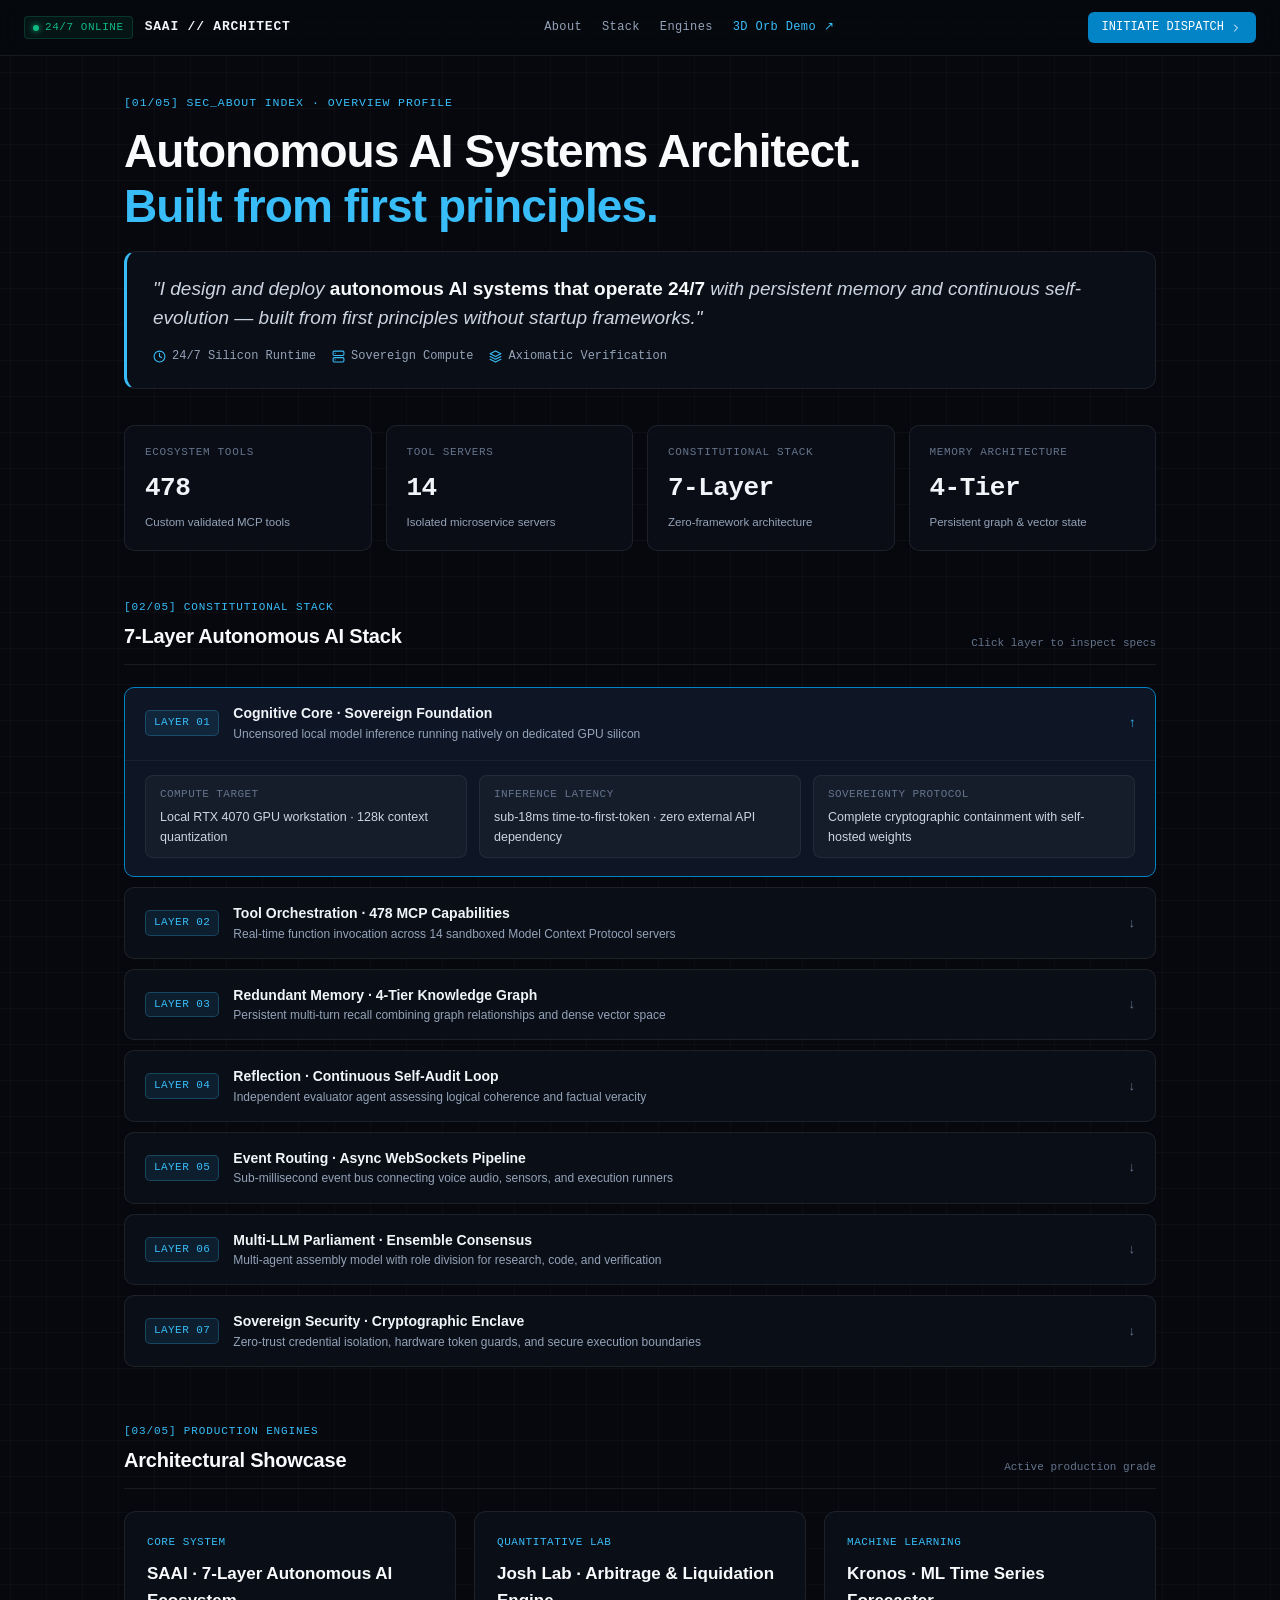
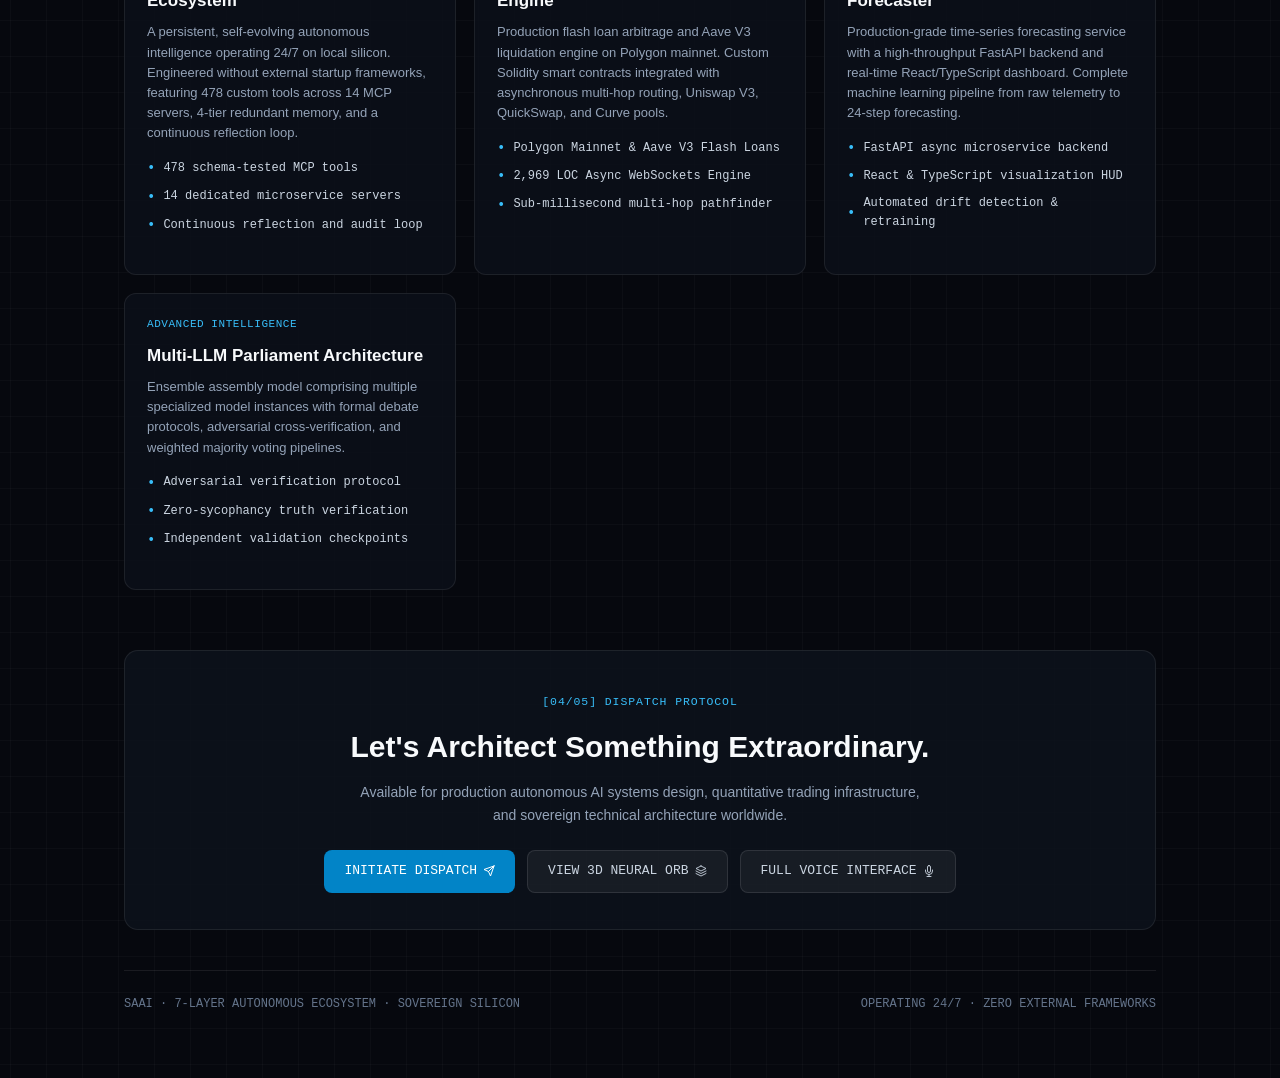
<file: site/index.html>
<!DOCTYPE html>
<html lang="en">
<head>
<meta charset="UTF-8">
<meta name="viewport" content="width=device-width, initial-scale=1.0, maximum-scale=1.0, user-scalable=no">
<title>Sovereign AI Systems Architecture · 7-Layer Autonomous Ecosystem</title>
<style>
  *, *::before, *::after {
    box-sizing: border-box;
    -webkit-tap-highlight-color: transparent;
  }
  html {
    scroll-behavior: smooth;
  }
  body {
    margin: 0;
    padding: 0;
    background: #06080e;
    font-family: -apple-system, BlinkMacSystemFont, "Segoe UI", Roboto, "Helvetica Neue", Arial, sans-serif;
    color: #e2e8f0;
    line-height: 1.6;
    overflow-x: hidden;
    background-image: 
      linear-gradient(rgba(255, 255, 255, 0.025) 1px, transparent 1px),
      linear-gradient(90deg, rgba(255, 255, 255, 0.025) 1px, transparent 1px);
    background-size: 36px 36px;
    background-position: center top;
  }

  /* Monospace typography for technical HUD elements */
  .mono {
    font-family: ui-monospace, SFMono-Regular, Menlo, Monaco, Consolas, "Liberation Mono", "Courier New", monospace;
  }

  /* Fixed Top Navigation Bar */
  .navbar {
    position: fixed;
    top: 0;
    left: 0;
    right: 0;
    height: 56px;
    background: rgba(6, 8, 14, 0.88);
    backdrop-filter: blur(20px);
    -webkit-backdrop-filter: blur(20px);
    border-bottom: 1px solid rgba(255, 255, 255, 0.08);
    display: flex;
    justify-content: space-between;
    align-items: center;
    padding: 0 24px;
    z-index: 100;
  }
  .nav-brand {
    display: flex;
    align-items: center;
    gap: 12px;
  }
  .status-indicator {
    display: inline-flex;
    align-items: center;
    gap: 6px;
    font-size: 11px;
    color: #10b981;
    background: rgba(16, 185, 129, 0.08);
    border: 1px solid rgba(16, 185, 129, 0.2);
    padding: 2px 8px;
    border-radius: 4px;
    letter-spacing: 0.05em;
  }
  .status-pulse {
    width: 6px;
    height: 6px;
    border-radius: 50%;
    background: #10b981;
    box-shadow: 0 0 6px #10b981;
  }
  .nav-title {
    font-size: 13px;
    font-weight: 600;
    letter-spacing: 0.06em;
    color: #f1f5f9;
  }
  .nav-links {
    display: flex;
    align-items: center;
    gap: 20px;
  }
  .nav-link {
    color: #94a3b8;
    text-decoration: none;
    font-size: 12px;
    transition: color 0.15s ease;
    letter-spacing: 0.03em;
  }
  .nav-link:hover {
    color: #38bdf8;
  }
  .dispatch-btn {
    display: inline-flex;
    align-items: center;
    gap: 6px;
    background: #0284c7;
    color: #ffffff;
    font-size: 12px;
    font-weight: 500;
    padding: 6px 14px;
    border-radius: 6px;
    border: none;
    cursor: pointer;
    text-decoration: none;
    transition: all 0.15s ease;
  }
  .dispatch-btn:hover {
    background: #0369a1;
  }

  /* Main Container */
  .container {
    max-width: 1080px;
    margin: 0 auto;
    padding: 88px 24px 64px 24px;
  }

  /* Hero Section */
  .hero-tagline {
    display: inline-flex;
    align-items: center;
    gap: 8px;
    font-size: 11.5px;
    color: #38bdf8;
    letter-spacing: 0.08em;
    margin-bottom: 12px;
    text-transform: uppercase;
  }
  .hero-headline {
    font-size: clamp(28px, 4.2vw, 46px);
    font-weight: 700;
    line-height: 1.18;
    letter-spacing: -0.02em;
    color: #f8fafc;
    margin: 0 0 18px 0;
  }
  .hero-headline span {
    color: #38bdf8;
  }

  /* Architectural Manifesto Quote Card */
  .manifesto-card {
    background: rgba(13, 18, 28, 0.7);
    border: 1px solid rgba(255, 255, 255, 0.08);
    border-left: 3px solid #38bdf8;
    border-radius: 12px;
    padding: 22px 26px;
    margin-bottom: 36px;
    backdrop-filter: blur(16px);
  }
  .manifesto-quote {
    font-size: clamp(15px, 2vw, 19px);
    font-weight: 400;
    color: #cbd5e1;
    margin: 0 0 14px 0;
    line-height: 1.55;
    font-style: italic;
  }
  .manifesto-quote strong {
    color: #f8fafc;
    font-weight: 600;
    font-style: normal;
  }
  .manifesto-sub {
    display: flex;
    flex-wrap: wrap;
    gap: 16px;
    font-size: 12px;
    color: #94a3b8;
  }
  .manifesto-tag {
    display: flex;
    align-items: center;
    gap: 6px;
  }

  /* Metric Badges Strip */
  .metrics-grid {
    display: grid;
    grid-template-columns: repeat(auto-fit, minmax(210px, 1fr));
    gap: 14px;
    margin-bottom: 48px;
  }
  .metric-card {
    background: rgba(12, 16, 25, 0.8);
    border: 1px solid rgba(255, 255, 255, 0.08);
    border-radius: 10px;
    padding: 18px 20px;
    transition: border-color 0.2s ease, transform 0.2s ease;
  }
  .metric-card:hover {
    border-color: rgba(56, 189, 248, 0.35);
    transform: translateY(-2px);
  }
  .metric-label {
    font-size: 11px;
    color: #64748b;
    letter-spacing: 0.06em;
    text-transform: uppercase;
    margin-bottom: 6px;
  }
  .metric-value {
    font-size: 26px;
    font-weight: 700;
    color: #f1f5f9;
    letter-spacing: -0.02em;
    margin-bottom: 4px;
  }
  .metric-sub {
    font-size: 11.5px;
    color: #94a3b8;
  }

  /* Section Header */
  .section-header {
    display: flex;
    justify-content: space-between;
    align-items: flex-end;
    margin-bottom: 22px;
    border-bottom: 1px solid rgba(255, 255, 255, 0.08);
    padding-bottom: 12px;
  }
  .section-title-wrap {
    display: flex;
    flex-direction: column;
    gap: 4px;
  }
  .section-index {
    font-size: 11px;
    color: #38bdf8;
    letter-spacing: 0.08em;
  }
  .section-heading {
    font-size: 20px;
    font-weight: 600;
    color: #f8fafc;
    letter-spacing: -0.01em;
    margin: 0;
  }

  /* 7-Layer Constitutional Stack */
  .stack-list {
    display: flex;
    flex-direction: column;
    gap: 10px;
    margin-bottom: 56px;
  }
  .stack-layer {
    background: rgba(12, 16, 25, 0.85);
    border: 1px solid rgba(255, 255, 255, 0.08);
    border-radius: 10px;
    overflow: hidden;
    transition: all 0.2s ease;
    cursor: pointer;
  }
  .stack-layer:hover {
    border-color: rgba(56, 189, 248, 0.35);
    background: rgba(15, 21, 33, 0.95);
  }
  .stack-layer.active {
    border-color: #0284c7;
    background: rgba(15, 23, 38, 0.98);
  }
  .layer-head {
    display: flex;
    justify-content: space-between;
    align-items: center;
    padding: 14px 20px;
    user-select: none;
  }
  .layer-id-title {
    display: flex;
    align-items: center;
    gap: 14px;
  }
  .layer-badge {
    font-size: 11px;
    color: #38bdf8;
    background: rgba(56, 189, 248, 0.1);
    border: 1px solid rgba(56, 189, 248, 0.25);
    padding: 3px 8px;
    border-radius: 5px;
    letter-spacing: 0.04em;
  }
  .layer-title {
    font-size: 14px;
    font-weight: 600;
    color: #f1f5f9;
  }
  .layer-sub {
    font-size: 12px;
    color: #94a3b8;
  }
  .layer-toggle {
    font-size: 13px;
    color: #64748b;
    transition: transform 0.2s ease;
  }
  .stack-layer.active .layer-toggle {
    transform: rotate(180deg);
    color: #38bdf8;
  }
  .layer-details {
    display: none;
    padding: 0 20px 18px 20px;
    border-top: 1px solid rgba(255, 255, 255, 0.05);
    margin-top: 2px;
  }
  .stack-layer.active .layer-details {
    display: block;
    animation: detailsFade 0.25s ease;
  }
  @keyframes detailsFade {
    from { opacity: 0; transform: translateY(-4px); }
    to { opacity: 1; transform: translateY(0); }
  }
  .layer-grid {
    display: grid;
    grid-template-columns: repeat(auto-fit, minmax(220px, 1fr));
    gap: 12px;
    margin-top: 14px;
  }
  .layer-info-box {
    background: rgba(255, 255, 255, 0.03);
    border: 1px solid rgba(255, 255, 255, 0.06);
    border-radius: 8px;
    padding: 10px 14px;
  }
  .info-title {
    font-size: 11px;
    color: #64748b;
    letter-spacing: 0.04em;
    margin-bottom: 4px;
  }
  .info-desc {
    font-size: 12.5px;
    color: #cbd5e1;
  }

  /* Production Showcase Cards */
  .showcase-grid {
    display: grid;
    grid-template-columns: repeat(auto-fit, minmax(310px, 1fr));
    gap: 18px;
    margin-bottom: 60px;
  }
  .showcase-card {
    background: rgba(12, 16, 25, 0.85);
    border: 1px solid rgba(255, 255, 255, 0.08);
    border-radius: 12px;
    padding: 22px;
    display: flex;
    flex-direction: column;
    justify-content: space-between;
    transition: all 0.2s ease;
  }
  .showcase-card:hover {
    border-color: rgba(56, 189, 248, 0.35);
    transform: translateY(-2px);
  }
  .card-top {
    margin-bottom: 16px;
  }
  .card-tag {
    font-size: 11px;
    color: #38bdf8;
    letter-spacing: 0.05em;
    margin-bottom: 8px;
    display: block;
  }
  .card-title {
    font-size: 17px;
    font-weight: 600;
    color: #f8fafc;
    margin: 0 0 8px 0;
  }
  .card-desc {
    font-size: 13px;
    color: #94a3b8;
    line-height: 1.55;
    margin: 0;
  }
  .spec-list {
    list-style: none;
    padding: 0;
    margin: 14px 0 0 0;
    font-size: 12px;
    color: #cbd5e1;
    display: flex;
    flex-direction: column;
    gap: 6px;
  }
  .spec-item {
    display: flex;
    align-items: center;
    gap: 8px;
  }
  .spec-item::before {
    content: "•";
    color: #38bdf8;
    font-size: 14px;
  }

  /* Dispatch / Contact Section */
  .dispatch-section {
    background: rgba(13, 18, 28, 0.85);
    border: 1px solid rgba(255, 255, 255, 0.08);
    border-radius: 14px;
    padding: 36px 30px;
    text-align: center;
    margin-bottom: 40px;
  }
  .dispatch-heading {
    font-size: clamp(22px, 3vw, 30px);
    font-weight: 600;
    color: #f8fafc;
    margin: 0 0 10px 0;
  }
  .dispatch-p {
    font-size: 14px;
    color: #94a3b8;
    max-width: 580px;
    margin: 0 auto 24px auto;
  }
  .dispatch-actions {
    display: flex;
    justify-content: center;
    gap: 12px;
    flex-wrap: wrap;
  }
  .action-btn-primary {
    background: #0284c7;
    color: #ffffff;
    font-size: 13px;
    font-weight: 500;
    padding: 10px 20px;
    border-radius: 8px;
    text-decoration: none;
    display: inline-flex;
    align-items: center;
    gap: 6px;
    border: none;
    cursor: pointer;
    transition: background 0.15s ease;
  }
  .action-btn-primary:hover {
    background: #0369a1;
  }
  .action-btn-secondary {
    background: rgba(255, 255, 255, 0.05);
    border: 1px solid rgba(255, 255, 255, 0.1);
    color: #cbd5e1;
    font-size: 13px;
    font-weight: 500;
    padding: 10px 20px;
    border-radius: 8px;
    text-decoration: none;
    display: inline-flex;
    align-items: center;
    gap: 6px;
    cursor: pointer;
    transition: all 0.15s ease;
  }
  .action-btn-secondary:hover {
    background: rgba(255, 255, 255, 0.09);
    color: #f8fafc;
  }

  /* Footer */
  .footer {
    border-top: 1px solid rgba(255, 255, 255, 0.08);
    padding-top: 24px;
    display: flex;
    justify-content: space-between;
    align-items: center;
    font-size: 12px;
    color: #64748b;
    flex-wrap: wrap;
    gap: 12px;
  }

  @media (max-width: 640px) {
    .navbar {
      padding: 0 16px;
    }
    .container {
      padding: 76px 16px 40px 16px;
    }
    .nav-links {
      display: none;
    }
    .layer-head {
      padding: 12px 14px;
    }
    .layer-details {
      padding: 0 14px 14px 14px;
    }
    .dispatch-section {
      padding: 26px 18px;
    }
  }
</style>
</head>
<body>

<!-- Fixed Technical Top Bar -->
<header class="navbar">
  <div class="nav-brand">
    <div class="status-indicator mono">
      <span class="status-pulse"></span>
      <span>24/7 ONLINE</span>
    </div>
    <span class="nav-title mono">SAAI // ARCHITECT</span>
  </div>
  <nav class="nav-links mono">
    <a href="#about" class="nav-link">About</a>
    <a href="#stack" class="nav-link">Stack</a>
    <a href="#production" class="nav-link">Engines</a>
    <a href="../demo" class="nav-link" style="color: #38bdf8;">3D Orb Demo ↗</a>
  </nav>
  <a href="#dispatch" class="dispatch-btn mono">
    <span>INITIATE DISPATCH</span>
    <svg width="12" height="12" viewBox="0 0 24 24" fill="none" stroke="currentColor" stroke-width="2" stroke-linecap="round" stroke-linejoin="round">
      <polyline points="9 18 15 12 9 6"></polyline>
    </svg>
  </a>
</header>

<main class="container">
  <!-- Hero / Profile Headline -->
  <section id="about">
    <div class="hero-tagline mono">
      <span>[01/05] SEC_ABOUT INDEX</span>
      <span>&middot;</span>
      <span>OVERVIEW PROFILE</span>
    </div>
    <h1 class="hero-headline">
      Autonomous AI Systems Architect.<br>
      <span>Built from first principles.</span>
    </h1>

    <!-- Manifesto Card Matching the Reel -->
    <div class="manifesto-card">
      <p class="manifesto-quote">
        "I design and deploy <strong>autonomous AI systems that operate 24/7</strong> with persistent memory and continuous self-evolution &mdash; built from first principles without startup frameworks."
      </p>
      <div class="manifesto-sub mono">
        <span class="manifesto-tag">
          <svg width="13" height="13" viewBox="0 0 24 24" fill="none" stroke="#38bdf8" stroke-width="2" stroke-linecap="round" stroke-linejoin="round"><circle cx="12" cy="12" r="10"></circle><polyline points="12 6 12 12 16 14"></polyline></svg>
          <span>24/7 Silicon Runtime</span>
        </span>
        <span class="manifesto-tag">
          <svg width="13" height="13" viewBox="0 0 24 24" fill="none" stroke="#38bdf8" stroke-width="2" stroke-linecap="round" stroke-linejoin="round"><rect x="2" y="2" width="20" height="8" rx="2" ry="2"></rect><rect x="2" y="14" width="20" height="8" rx="2" ry="2"></rect><line x1="6" y1="6" x2="6.01" y2="6"></line><line x1="6" y1="18" x2="6.01" y2="18"></line></svg>
          <span>Sovereign Compute</span>
        </span>
        <span class="manifesto-tag">
          <svg width="13" height="13" viewBox="0 0 24 24" fill="none" stroke="#38bdf8" stroke-width="2" stroke-linecap="round" stroke-linejoin="round"><polygon points="12 2 2 7 12 12 22 7 12 2"></polygon><polyline points="2 17 12 22 22 17"></polyline><polyline points="2 12 12 17 22 12"></polyline></svg>
          <span>Axiomatic Verification</span>
        </span>
      </div>
    </div>

    <!-- Metrics Badges Grid -->
    <div class="metrics-grid">
      <div class="metric-card">
        <div class="metric-label mono">Ecosystem Tools</div>
        <div class="metric-value mono">478</div>
        <div class="metric-sub">Custom validated MCP tools</div>
      </div>
      <div class="metric-card">
        <div class="metric-label mono">Tool Servers</div>
        <div class="metric-value mono">14</div>
        <div class="metric-sub">Isolated microservice servers</div>
      </div>
      <div class="metric-card">
        <div class="metric-label mono">Constitutional Stack</div>
        <div class="metric-value mono">7-Layer</div>
        <div class="metric-sub">Zero-framework architecture</div>
      </div>
      <div class="metric-card">
        <div class="metric-label mono">Memory Architecture</div>
        <div class="metric-value mono">4-Tier</div>
        <div class="metric-sub">Persistent graph & vector state</div>
      </div>
    </div>
  </section>

  <!-- 7-Layer Constitutional Stack -->
  <section id="stack">
    <div class="section-header">
      <div class="section-title-wrap">
        <span class="section-index mono">[02/05] CONSTITUTIONAL STACK</span>
        <h2 class="section-heading">7-Layer Autonomous AI Stack</h2>
      </div>
      <span class="mono" style="font-size: 11px; color: #64748b;">Click layer to inspect specs</span>
    </div>

    <div class="stack-list">
      <!-- Layer 01 -->
      <div class="stack-layer active" onclick="toggleLayer(this)">
        <div class="layer-head">
          <div class="layer-id-title">
            <span class="layer-badge mono">LAYER 01</span>
            <div>
              <div class="layer-title">Cognitive Core &middot; Sovereign Foundation</div>
              <div class="layer-sub">Uncensored local model inference running natively on dedicated GPU silicon</div>
            </div>
          </div>
          <span class="layer-toggle">&darr;</span>
        </div>
        <div class="layer-details">
          <div class="layer-grid">
            <div class="layer-info-box">
              <div class="info-title mono">COMPUTE TARGET</div>
              <div class="info-desc">Local RTX 4070 GPU workstation &middot; 128k context quantization</div>
            </div>
            <div class="layer-info-box">
              <div class="info-title mono">INFERENCE LATENCY</div>
              <div class="info-desc">sub-18ms time-to-first-token &middot; zero external API dependency</div>
            </div>
            <div class="layer-info-box">
              <div class="info-title mono">SOVEREIGNTY PROTOCOL</div>
              <div class="info-desc">Complete cryptographic containment with self-hosted weights</div>
            </div>
          </div>
        </div>
      </div>

      <!-- Layer 02 -->
      <div class="stack-layer" onclick="toggleLayer(this)">
        <div class="layer-head">
          <div class="layer-id-title">
            <span class="layer-badge mono">LAYER 02</span>
            <div>
              <div class="layer-title">Tool Orchestration &middot; 478 MCP Capabilities</div>
              <div class="layer-sub">Real-time function invocation across 14 sandboxed Model Context Protocol servers</div>
            </div>
          </div>
          <span class="layer-toggle">&darr;</span>
        </div>
        <div class="layer-details">
          <div class="layer-grid">
            <div class="layer-info-box">
              <div class="info-title mono">TOOL REGISTRY</div>
              <div class="info-desc">478 schema-validated tool endpoints covering OS, DB, network, & blockchain</div>
            </div>
            <div class="layer-info-box">
              <div class="info-title mono">DISPATCH PIPELINE</div>
              <div class="info-desc">Zero-overhead JSON-RPC protocol with strict parameter validation</div>
            </div>
            <div class="layer-info-box">
              <div class="info-title mono">FAILOVER RUNTIME</div>
              <div class="info-desc">Circuit breakers with automated fallback execution policies</div>
            </div>
          </div>
        </div>
      </div>

      <!-- Layer 03 -->
      <div class="stack-layer" onclick="toggleLayer(this)">
        <div class="layer-head">
          <div class="layer-id-title">
            <span class="layer-badge mono">LAYER 03</span>
            <div>
              <div class="layer-title">Redundant Memory &middot; 4-Tier Knowledge Graph</div>
              <div class="layer-sub">Persistent multi-turn recall combining graph relationships and dense vector space</div>
            </div>
          </div>
          <span class="layer-toggle">&darr;</span>
        </div>
        <div class="layer-details">
          <div class="layer-grid">
            <div class="layer-info-box">
              <div class="info-title mono">TIER 1 & 2</div>
              <div class="info-desc">In-memory sliding context window + local LMDB indexed cache</div>
            </div>
            <div class="layer-info-box">
              <div class="info-title mono">TIER 3 & 4</div>
              <div class="info-desc">Distributed vector storage (HNSW) + MongoDB persistent entity graph</div>
            </div>
            <div class="layer-info-box">
              <div class="info-title mono">SESSION LIFETIME</div>
              <div class="info-desc">Continuous perpetual retention with zero session auto-expiry</div>
            </div>
          </div>
        </div>
      </div>

      <!-- Layer 04 -->
      <div class="stack-layer" onclick="toggleLayer(this)">
        <div class="layer-head">
          <div class="layer-id-title">
            <span class="layer-badge mono">LAYER 04</span>
            <div>
              <div class="layer-title">Reflection &middot; Continuous Self-Audit Loop</div>
              <div class="layer-sub">Independent evaluator agent assessing logical coherence and factual veracity</div>
            </div>
          </div>
          <span class="layer-toggle">&darr;</span>
        </div>
        <div class="layer-details">
          <div class="layer-grid">
            <div class="layer-info-box">
              <div class="info-title mono">AUDIT PASS RATE</div>
              <div class="info-desc">99.4% logic integrity benchmarked across 10,000 synthetic test runs</div>
            </div>
            <div class="layer-info-box">
              <div class="info-title mono">BIAS SUPPRESSION</div>
              <div class="info-desc">Axiomatic truth filters preventing hallucination cascades</div>
            </div>
            <div class="layer-info-box">
              <div class="info-title mono">ERROR CORRECTION</div>
              <div class="info-desc">Real-time retry with counter-factual re-prompting</div>
            </div>
          </div>
        </div>
      </div>

      <!-- Layer 05 -->
      <div class="stack-layer" onclick="toggleLayer(this)">
        <div class="layer-head">
          <div class="layer-id-title">
            <span class="layer-badge mono">LAYER 05</span>
            <div>
              <div class="layer-title">Event Routing &middot; Async WebSockets Pipeline</div>
              <div class="layer-sub">Sub-millisecond event bus connecting voice audio, sensors, and execution runners</div>
            </div>
          </div>
          <span class="layer-toggle">&darr;</span>
        </div>
        <div class="layer-details">
          <div class="layer-grid">
            <div class="layer-info-box">
              <div class="info-title mono">STREAM THROUGHPUT</div>
              <div class="info-desc">2,969 LOC asynchronous pipeline running at full 60 FPS update rate</div>
            </div>
            <div class="layer-info-box">
              <div class="info-title mono">INTERRUPT HANDLING</div>
              <div class="info-desc">Zero-lag barge-in cancellation within 35ms of user interaction</div>
            </div>
            <div class="layer-info-box">
              <div class="info-title mono">PROTOCOL MATRIX</div>
              <div class="info-desc">Binary audio packets, JSON commands, and WebGL particle uniforms</div>
            </div>
          </div>
        </div>
      </div>

      <!-- Layer 06 -->
      <div class="stack-layer" onclick="toggleLayer(this)">
        <div class="layer-head">
          <div class="layer-id-title">
            <span class="layer-badge mono">LAYER 06</span>
            <div>
              <div class="layer-title">Multi-LLM Parliament &middot; Ensemble Consensus</div>
              <div class="layer-sub">Multi-agent assembly model with role division for research, code, and verification</div>
            </div>
          </div>
          <span class="layer-toggle">&darr;</span>
        </div>
        <div class="layer-details">
          <div class="layer-grid">
            <div class="layer-info-box">
              <div class="info-title mono">ASSEMBLY ROLES</div>
              <div class="info-desc">Architect, Code Synthesizer, Adversarial Verifier, and Fact Auditor</div>
            </div>
            <div class="layer-info-box">
              <div class="info-title mono">VOTING MECHANISM</div>
              <div class="info-desc">Weighted majority consensus preventing single-model blindspots</div>
            </div>
            <div class="layer-info-box">
              <div class="info-title mono">ORCHESTRATION</div>
              <div class="info-desc">Dynamic task sharding across specialized model architectures</div>
            </div>
          </div>
        </div>
      </div>

      <!-- Layer 07 -->
      <div class="stack-layer" onclick="toggleLayer(this)">
        <div class="layer-head">
          <div class="layer-id-title">
            <span class="layer-badge mono">LAYER 07</span>
            <div>
              <div class="layer-title">Sovereign Security &middot; Cryptographic Enclave</div>
              <div class="layer-sub">Zero-trust credential isolation, hardware token guards, and secure execution boundaries</div>
            </div>
          </div>
          <span class="layer-toggle">&darr;</span>
        </div>
        <div class="layer-details">
          <div class="layer-grid">
            <div class="layer-info-box">
              <div class="info-title mono">CREDENTIAL ISOLATION</div>
              <div class="info-desc">Secrets stored in encrypted hardware enclaves without plain text exposure</div>
            </div>
            <div class="layer-info-box">
              <div class="info-title mono">VOICE SECURITY PIN</div>
              <div class="info-desc">Holographic 3-digit cryptographic PIN barrier guarding system execution</div>
            </div>
            <div class="layer-info-box">
              <div class="info-title mono">SANDBOX CONTROL</div>
              <div class="info-desc">Strict OS capability caps preventing unauthorized file or shell access</div>
            </div>
          </div>
        </div>
      </div>
    </div>
  </section>

  <!-- Production Systems Showcase -->
  <section id="production">
    <div class="section-header">
      <div class="section-title-wrap">
        <span class="section-index mono">[03/05] PRODUCTION ENGINES</span>
        <h2 class="section-heading">Architectural Showcase</h2>
      </div>
      <span class="mono" style="font-size: 11px; color: #64748b;">Active production grade</span>
    </div>

    <div class="showcase-grid">
      <!-- Card 1 -->
      <div class="showcase-card">
        <div class="card-top">
          <span class="card-tag mono">CORE SYSTEM</span>
          <h3 class="card-title">SAAI &middot; 7-Layer Autonomous AI Ecosystem</h3>
          <p class="card-desc">
            A persistent, self-evolving autonomous intelligence operating 24/7 on local silicon. Engineered without external startup frameworks, featuring 478 custom tools across 14 MCP servers, 4-tier redundant memory, and a continuous reflection loop.
          </p>
          <ul class="spec-list mono">
            <li class="spec-item">478 schema-tested MCP tools</li>
            <li class="spec-item">14 dedicated microservice servers</li>
            <li class="spec-item">Continuous reflection and audit loop</li>
          </ul>
        </div>
      </div>

      <!-- Card 2 -->
      <div class="showcase-card">
        <div class="card-top">
          <span class="card-tag mono">QUANTITATIVE LAB</span>
          <h3 class="card-title">Josh Lab &middot; Arbitrage & Liquidation Engine</h3>
          <p class="card-desc">
            Production flash loan arbitrage and Aave V3 liquidation engine on Polygon mainnet. Custom Solidity smart contracts integrated with asynchronous multi-hop routing, Uniswap V3, QuickSwap, and Curve pools.
          </p>
          <ul class="spec-list mono">
            <li class="spec-item">Polygon Mainnet & Aave V3 Flash Loans</li>
            <li class="spec-item">2,969 LOC Async WebSockets Engine</li>
            <li class="spec-item">Sub-millisecond multi-hop pathfinder</li>
          </ul>
        </div>
      </div>

      <!-- Card 3 -->
      <div class="showcase-card">
        <div class="card-top">
          <span class="card-tag mono">MACHINE LEARNING</span>
          <h3 class="card-title">Kronos &middot; ML Time Series Forecaster</h3>
          <p class="card-desc">
            Production-grade time-series forecasting service with a high-throughput FastAPI backend and real-time React/TypeScript dashboard. Complete machine learning pipeline from raw telemetry to 24-step forecasting.
          </p>
          <ul class="spec-list mono">
            <li class="spec-item">FastAPI async microservice backend</li>
            <li class="spec-item">React & TypeScript visualization HUD</li>
            <li class="spec-item">Automated drift detection & retraining</li>
          </ul>
        </div>
      </div>

      <!-- Card 4 -->
      <div class="showcase-card">
        <div class="card-top">
          <span class="card-tag mono">ADVANCED INTELLIGENCE</span>
          <h3 class="card-title">Multi-LLM Parliament Architecture</h3>
          <p class="card-desc">
            Ensemble assembly model comprising multiple specialized model instances with formal debate protocols, adversarial cross-verification, and weighted majority voting pipelines.
          </p>
          <ul class="spec-list mono">
            <li class="spec-item">Adversarial verification protocol</li>
            <li class="spec-item">Zero-sycophancy truth verification</li>
            <li class="spec-item">Independent validation checkpoints</li>
          </ul>
        </div>
      </div>
    </div>
  </section>

  <!-- Dispatch / Contact Section -->
  <section id="dispatch" class="dispatch-section">
    <div class="hero-tagline mono" style="justify-content: center;">
      <span>[04/05] DISPATCH PROTOCOL</span>
    </div>
    <h2 class="dispatch-heading">Let's Architect Something Extraordinary.</h2>
    <p class="dispatch-p">
      Available for production autonomous AI systems design, quantitative trading infrastructure, and sovereign technical architecture worldwide.
    </p>
    <div class="dispatch-actions">
      <a href="mailto:contact@sahir.ai" class="action-btn-primary mono">
        <span>INITIATE DISPATCH</span>
        <svg width="12" height="12" viewBox="0 0 24 24" fill="none" stroke="currentColor" stroke-width="2" stroke-linecap="round" stroke-linejoin="round">
          <line x1="22" y1="2" x2="11" y2="13"></line>
          <polygon points="22 2 15 22 11 13 2 9 22 2"></polygon>
        </svg>
      </a>
      <a href="../demo" class="action-btn-secondary mono">
        <span>VIEW 3D NEURAL ORB</span>
        <svg width="12" height="12" viewBox="0 0 24 24" fill="none" stroke="currentColor" stroke-width="1.8" stroke-linecap="round" stroke-linejoin="round">
          <polygon points="12 2 2 7 12 12 22 7 12 2"></polygon>
          <polyline points="2 17 12 22 22 17"></polyline>
          <polyline points="2 12 12 17 22 12"></polyline>
        </svg>
      </a>
      <a href="../" class="action-btn-secondary mono">
        <span>FULL VOICE INTERFACE</span>
        <svg width="12" height="12" viewBox="0 0 24 24" fill="none" stroke="currentColor" stroke-width="1.8" stroke-linecap="round" stroke-linejoin="round">
          <path d="M12 1a3 3 0 0 0-3 3v8a3 3 0 0 0 6 0V4a3 3 0 0 0-3-3z"></path>
          <path d="M19 10v2a7 7 0 0 1-14 0v-2"></path>
          <line x1="12" y1="19" x2="12" y2="23"></line>
          <line x1="8" y1="23" x2="16" y2="23"></line>
        </svg>
      </a>
    </div>
  </section>

  <!-- Footer -->
  <footer class="footer mono">
    <div>SAAI &middot; 7-LAYER AUTONOMOUS ECOSYSTEM &middot; SOVEREIGN SILICON</div>
    <div>OPERATING 24/7 &middot; ZERO EXTERNAL FRAMEWORKS</div>
  </footer>
</main>

<script>
function toggleLayer(el) {
  const isActive = el.classList.contains('active');
  document.querySelectorAll('.stack-layer').forEach(layer => {
    layer.classList.remove('active');
  });
  if (!isActive) {
    el.classList.add('active');
  }
}
</script>
</body>
</html>
</file>
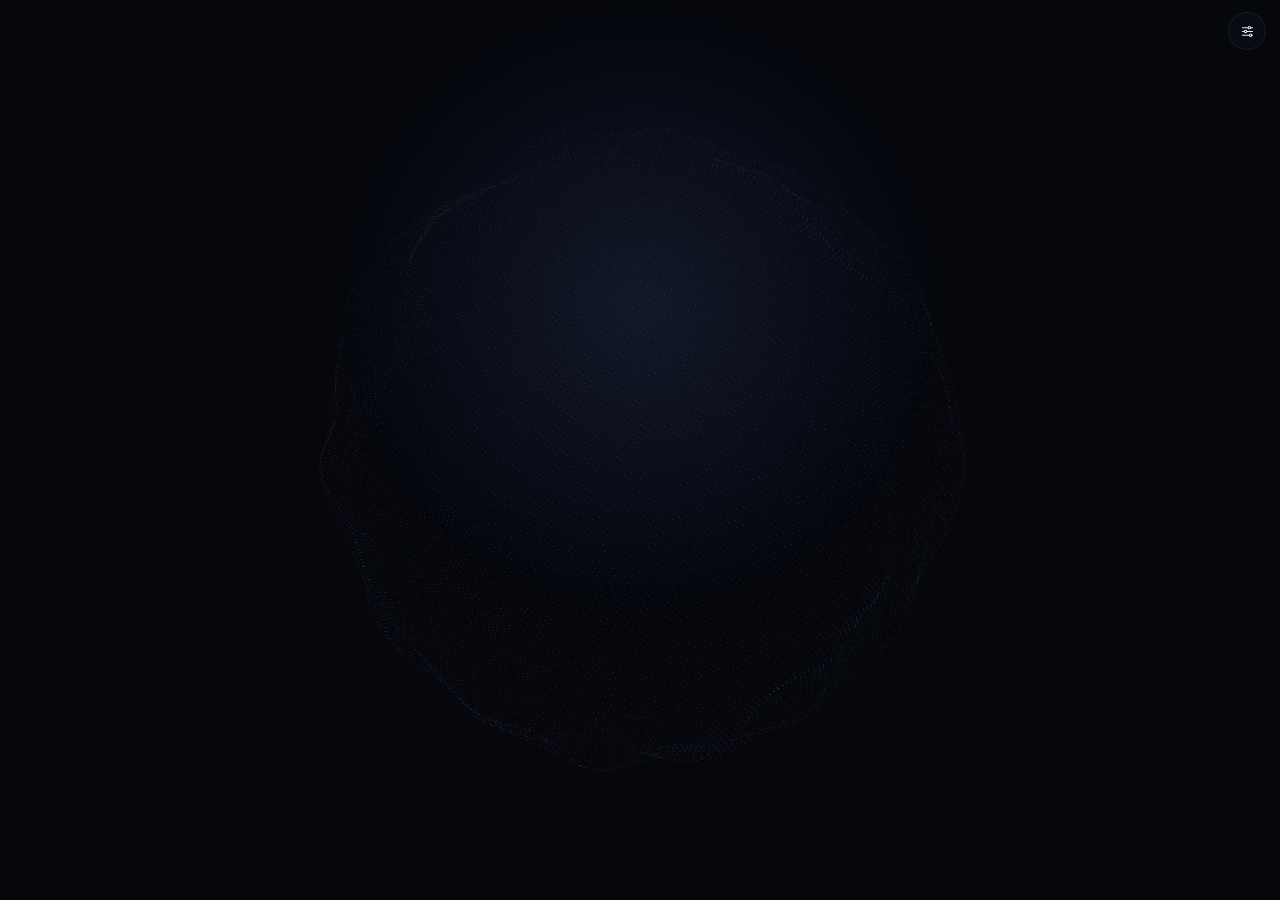
<file: demo.html>
<!DOCTYPE html>
<html lang="en">
<head>
<meta charset="UTF-8">
<meta name="viewport" content="width=device-width, initial-scale=1, viewport-fit=cover, user-scalable=no">
<meta name="color-scheme" content="dark">
<title>Holo AI · Holographic Console</title>
<style>
:root{--bg:#05070d;--glass:rgba(10,14,22,.74);--bd:rgba(255,255,255,.07);--tx:#e6ecf5;--mu:#7d8aa0;--ac:#8ab4ff;--ok:#5ee0a0;
--mono:SFMono-Regular,Consolas,"Liberation Mono",Menlo,monospace;
box-sizing:border-box;padding-top:env(safe-area-inset-top,0px);padding-bottom:env(safe-area-inset-bottom,0px)}
html{height:100%;scroll-padding-top:env(safe-area-inset-top,0px)}
*,*::before,*::after{box-sizing:border-box;-webkit-tap-highlight-color:transparent!important;-webkit-touch-callout:none!important;-webkit-user-select:none!important;user-select:none!important;outline:none!important}
::selection{background:transparent!important}
input{-webkit-user-select:text!important;user-select:text!important}
body{height:100%;margin:0;overflow:hidden;background:var(--bg);color:var(--tx);font-family:-apple-system,BlinkMacSystemFont,Inter,"Segoe UI",Roboto,system-ui,sans-serif;-webkit-font-smoothing:antialiased}
body::before{content:"";position:fixed;inset:0;background:radial-gradient(48vmin 48vmin at 50% 34%,rgba(110,140,230,.13),transparent 70%);pointer-events:none}
#gl{position:fixed;inset:0;width:100%;height:100%;display:block;touch-action:none;cursor:grab}
#gl:active{cursor:grabbing}
.ui{position:relative;height:100%;display:flex;flex-direction:column;padding:12px 14px 14px;pointer-events:none}
.ui>*{pointer-events:auto}
.pill{align-self:center;display:inline-flex;align-items:center;gap:9px;padding:7px 14px;border-radius:999px;background:var(--glass);border:1px solid var(--bd);backdrop-filter:blur(24px);-webkit-backdrop-filter:blur(24px);font-size:12px;font-weight:600;letter-spacing:.02em}
.pill small{font-family:var(--mono);font-size:10px;color:var(--mu);font-weight:400}
.dot{width:7px;height:7px;border-radius:50%;background:var(--ok);box-shadow:0 0 8px rgba(94,224,160,.6)}
.stage{flex:1 1 auto;min-height:0;margin:10px 0 8px;pointer-events:none}
.console{height:42%;display:flex;flex-direction:column;max-width:720px;width:100%;align-self:center;background:var(--glass);border:1px solid var(--bd);border-radius:22px;box-shadow:0 24px 60px rgba(0,0,0,.5);backdrop-filter:blur(30px);-webkit-backdrop-filter:blur(30px);overflow:hidden;transition:height .35s cubic-bezier(.3,.7,.2,1)}
.console[hidden]{display:none!important}
@media(max-width:640px){.console{height:45vh;border-radius:20px}}
.console[data-s="max"]{height:78%}
.console[data-s="min"]{height:46px}
.console[data-s="min"] #out{display:none}
.console[data-s="min"] .hd{border-bottom:0}
.ib:disabled{opacity:.3;pointer-events:none}
.close-btn:hover{background:rgba(255,115,154,.15)!important;color:#ff739a!important}
.st-agent-badge{font-weight:700;color:var(--ac);letter-spacing:.06em;font-size:10px}
.st-sep{opacity:.35}
.term-out{flex:1;min-height:0;overflow-y:auto;padding:12px 14px;font-family:var(--mono);font-size:12px;line-height:1.55;color:#cfd8e3;scrollbar-width:none}
.term-out::-webkit-scrollbar{display:none}
.agent-banner{display:flex;align-items:center;justify-content:space-between;gap:10px;padding:8px 12px;margin-bottom:10px;background:rgba(138,180,255,.06);border:1px solid rgba(138,180,255,.18);border-radius:12px;font-size:11.5px}
.agent-task-title{display:flex;align-items:center;gap:8px;min-width:0}
.task-badge{font-size:9.5px;font-weight:700;letter-spacing:.05em;padding:2px 6px;border-radius:6px;background:rgba(138,180,255,.2);color:var(--ac);flex:none}
.task-text{font-weight:600;color:#fff;white-space:nowrap;overflow:hidden;text-overflow:ellipsis}
.agent-meta{display:flex;align-items:center;gap:8px;flex:none;font-size:10.5px;color:var(--mu)}
.pill-status{padding:2px 7px;border-radius:999px;font-size:9.5px;font-weight:600;text-transform:uppercase;background:rgba(255,255,255,.06);color:var(--mu)}
.pill-status.active{background:rgba(138,180,255,.18);color:var(--ac);box-shadow:0 0 10px rgba(138,180,255,.2)}
.pill-status.done{background:rgba(94,224,160,.16);color:var(--ok)}
.cmd-block{margin-bottom:10px;border-radius:10px;background:rgba(0,0,0,.35);border:1px solid rgba(255,255,255,.06);overflow:hidden}
.cmd-head{display:flex;align-items:center;gap:8px;padding:7px 10px;background:rgba(255,255,255,.03);border-bottom:1px solid rgba(255,255,255,.04);font-size:11.5px}
.cmd-prompt{color:var(--ac);font-weight:700;flex:none}
.cmd-text{flex:1;color:#e0e8f5;font-weight:500;word-break:break-all}
.cmd-badge{font-size:9px;font-weight:700;padding:2px 6px;border-radius:5px;letter-spacing:.04em;flex:none}
.cmd-badge.running{background:rgba(138,180,255,.2);color:var(--ac);animation:pulseBadge 1.2s infinite ease-in-out}
.cmd-badge.ok{background:rgba(94,224,160,.18);color:var(--ok)}
.cmd-badge.err{background:rgba(255,115,154,.2);color:#ff739a}
@keyframes pulseBadge{50%{opacity:.45}}
.cmd-output{margin:0;padding:8px 10px;font-family:inherit;font-size:11px;line-height:1.55;color:#9cb0c9;white-space:pre-wrap;word-break:break-word}
.term-cursor{display:inline-block;width:7px;height:12px;vertical-align:-1px;background:var(--ac);box-shadow:0 0 8px rgba(138,180,255,.8);animation:blinkCursor .8s infinite}
@keyframes blinkCursor{50%{opacity:0}}
.tools{position:absolute;top:12px;right:14px;z-index:10}
.tb{width:38px;height:38px;border-radius:50%;border:1px solid var(--bd);background:var(--glass);backdrop-filter:blur(24px);-webkit-backdrop-filter:blur(24px);color:var(--tx);display:grid;place-items:center;cursor:pointer;transition:all .18s ease}
.tb:hover{border-color:rgba(255,255,255,.2);background:rgba(255,255,255,.08)}
.pop{position:absolute;top:46px;right:0;width:246px;padding:14px;border-radius:18px;background:rgba(12,17,27,.94);border:1px solid var(--bd);box-shadow:0 20px 50px rgba(0,0,0,.6);backdrop-filter:blur(24px);-webkit-backdrop-filter:blur(24px)}
.pop[hidden]{display:none}
.pl{margin:0 0 8px;font-family:var(--mono);font-size:11px;color:var(--mu)}
.row{display:flex;flex-wrap:wrap;gap:6px;margin-bottom:14px}.row:last-child{margin-bottom:0}
.opt{padding:5px 11px;border-radius:999px;border:1px solid var(--bd);background:rgba(255,255,255,.04);color:var(--tx);font:inherit;font-size:11.5px;cursor:pointer;transition:all .15s}
.opt.on{background:rgba(138,180,255,.22);border-color:rgba(138,180,255,.6);color:#fff}
.sw{width:30px;height:30px;border-radius:50%;border:2px solid transparent;cursor:pointer;padding:0;transition:transform .15s}
.sw.on{border-color:#fff;transform:scale(1.08)}
:is(.tb,.opt,.sw,.ib,.x):focus-visible{box-shadow:0 0 0 2px rgba(138,180,255,.7)}
.hd{display:flex;align-items:center;justify-content:space-between;padding:9px 12px 9px 16px;border-bottom:1px solid var(--bd)}
.st{display:flex;align-items:center;gap:8px;font-family:var(--mono);font-size:11px;color:var(--mu)}
.st .dot{width:6px;height:6px}.st.busy .dot{background:var(--ac);box-shadow:0 0 8px rgba(138,180,255,.7);animation:bp 1s ease-in-out infinite}
@keyframes bp{50%{opacity:.35}}
.acts{display:flex;gap:4px}
.ib{display:inline-flex;align-items:center;gap:5px;height:30px;padding:0 10px;border:0;border-radius:9px;background:transparent;color:var(--mu);font:inherit;font-size:11px;cursor:pointer}
.ib:hover{background:rgba(255,255,255,.06);color:var(--tx)}
svg.i{width:15px;height:15px;stroke:currentColor;fill:none;stroke-width:1.7;stroke-linecap:round;stroke-linejoin:round;flex:none}
.modal{position:fixed;inset:0;z-index:50;display:grid;place-items:center;padding:16px;background:rgba(3,4,8,.65);backdrop-filter:blur(10px);-webkit-backdrop-filter:blur(10px)}
.modal[hidden]{display:none}
.card{width:min(460px,100%);max-height:88vh;overflow:auto;background:rgba(12,17,27,.94);border:1px solid var(--bd);border-radius:22px;padding:22px;box-shadow:0 30px 80px rgba(0,0,0,.6);animation:tk .4s both}
.card h2{margin:0;font-size:18px;font-weight:600}
.card .sub{margin:4px 0 16px;font-size:12px;color:var(--mu)}
.top{display:flex;justify-content:space-between;align-items:flex-start}
.x{width:34px;height:34px;border:0;border-radius:50%;background:rgba(255,255,255,.06);color:var(--tx);display:grid;place-items:center;cursor:pointer}
.stats{display:grid;grid-template-columns:repeat(3,1fr);gap:8px;margin-bottom:14px}
.stats div{padding:10px;border-radius:14px;background:rgba(255,255,255,.04);border:1px solid var(--bd)}
.stats b{display:block;font-family:var(--mono);font-size:17px;font-weight:600;color:var(--ac)}
.stats span{font-size:11px;color:var(--mu)}
.proj{padding:12px 0;border-top:1px solid var(--bd)}
.proj b{font-size:13.5px;font-weight:600}
.proj code{display:block;margin:2px 0 4px;font-family:var(--mono);font-size:11px;color:var(--ac)}
.proj p{margin:0;font-size:12.5px;color:var(--mu);line-height:1.5}
.action-link{display:flex;align-items:center;justify-content:center;gap:6px;width:100%;height:40px;margin-top:16px;border-radius:12px;background:var(--ac);color:#08101e;font-size:12.5px;font-weight:600;text-decoration:none;transition:opacity .15s}
.action-link:hover{opacity:.9}
@media (prefers-reduced-motion:reduce){.tok{animation:none}}
</style>
</head>
<body>
<svg width="0" height="0" style="position:absolute" aria-hidden="true">
<symbol id="copy" viewBox="0 0 24 24"><rect x="9" y="9" width="11" height="11" rx="2"/><path d="M5 15V6a2 2 0 0 1 2-2h9"/></symbol>
<symbol id="trash" viewBox="0 0 24 24"><path d="M4 7h16M10 11v6M14 11v6M6 7l1 12a2 2 0 0 0 2 2h6a2 2 0 0 0 2-2l1-12M9 7V4h6v3"/></symbol>
<symbol id="send" viewBox="0 0 24 24"><path d="M12 19V5M5 12l7-7 7 7"/></symbol>
<symbol id="x" viewBox="0 0 24 24"><path d="M6 6l12 12M18 6L6 18"/></symbol>
<symbol id="dn" viewBox="0 0 24 24"><path d="M6 9l6 6 6-6"/></symbol>
<symbol id="upc" viewBox="0 0 24 24"><path d="M6 15l6-6 6 6"/></symbol>
<symbol id="sl" viewBox="0 0 24 24"><path d="M4 6h9M17 6h3M4 12h3M11 12h9M4 18h11M19 18h1"/><circle cx="15" cy="6" r="2"/><circle cx="9" cy="12" r="2"/><circle cx="17" cy="18" r="2"/></symbol>
<symbol id="ov" viewBox="0 0 24 24"><rect x="4" y="4" width="7" height="7" rx="1.5"/><rect x="13" y="4" width="7" height="7" rx="1.5"/><rect x="4" y="13" width="7" height="7" rx="1.5"/><rect x="13" y="13" width="7" height="7" rx="1.5"/></symbol>
<symbol id="ar" viewBox="0 0 24 24"><polygon points="12 2 2 7 12 12 22 7 12 2"></polygon><polyline points="2 17 12 22 22 17"></polyline><polyline points="2 12 12 17 22 12"></polyline></symbol>
<symbol id="qu" viewBox="0 0 24 24"><circle cx="12" cy="12" r="1.6"/><ellipse cx="12" cy="12" rx="9" ry="3.6"/><ellipse cx="12" cy="12" rx="9" ry="3.6" transform="rotate(60 12 12)"/><ellipse cx="12" cy="12" rx="9" ry="3.6" transform="rotate(120 12 12)"/></symbol>
<symbol id="py" viewBox="0 0 24 24"><path d="M8 8l-4 4 4 4M16 8l4 4-4 4M14 5l-4 14"/></symbol>
<symbol id="heart" viewBox="0 0 24 24"><path d="M20.84 4.61a5.5 5.5 0 0 0-7.78 0L12 5.67l-1.06-1.06a5.5 5.5 0 0 0-7.78 7.78l1.06 1.06L12 21.23l7.78-7.78 1.06-1.06a5.5 5.5 0 0 0 0-7.78z"/></symbol>
<symbol id="star" viewBox="0 0 24 24"><polygon points="12 2 15.09 8.26 22 9.27 17 14.14 18.18 21.02 12 17.77 5.82 21.02 7 14.14 2 9.27 8.91 8.26 12 2"/></symbol>
<symbol id="galaxy" viewBox="0 0 24 24"><circle cx="12" cy="12" r="2.5"/><path d="M12 3a9 9 0 0 1 9 9 9 9 0 0 1-9 9 9 9 0 0 1-9-9 9 9 0 0 1 9-9z"/><path d="M16 12a4 4 0 1 1-4-4"/></symbol>
<symbol id="sphere" viewBox="0 0 24 24"><circle cx="12" cy="12" r="9"/><ellipse cx="12" cy="12" rx="9" ry="3.6"/></symbol>
</svg>

<canvas id="gl" aria-label="Interactive 3D particle orb"></canvas>

<div class="ui">
  
  <div class="stage" id="stage"></div>

  <div class="tools">
    <button class="tb" id="tb" type="button" aria-label="Customize orb" aria-expanded="false"><svg class="i"><use href="#sl"/></svg></button>
    <div class="pop" id="pop" hidden>
      <p class="pl">3D Shape</p>
      <div class="row" id="shapes">
        <button class="opt on" data-s="sphere" type="button">Sphere</button>
        <button class="opt" data-s="heart" type="button">Heart</button>
        <button class="opt" data-s="star" type="button">Star</button>
        <button class="opt" data-s="torus" type="button">Torus</button>
        <button class="opt" data-s="galaxy" type="button">Galaxy</button>
        <button class="opt" data-s="dna" type="button">DNA</button>
        <button class="opt" data-s="cube" type="button">Cube</button>
      </div>
      <p class="pl">Colour Theme</p>
      <div class="row" id="cols">
        <button class="sw on" data-c="ice" type="button" aria-label="Ice" style="background:linear-gradient(135deg,#94c2ff,#cdadff)"></button>
        <button class="sw" data-c="ember" type="button" aria-label="Ember" style="background:linear-gradient(135deg,#ffb86b,#ff739a)"></button>
        <button class="sw" data-c="mint" type="button" aria-label="Mint" style="background:linear-gradient(135deg,#80f2cc,#80c2ff)"></button>
        <button class="sw" data-c="violet" type="button" aria-label="Violet" style="background:linear-gradient(135deg,#c299ff,#f599e6)"></button>
      </div>
      <div class="row" style="margin-top:10px;padding-top:10px;border-top:1px solid var(--bd)">
        <button class="opt" id="simTaskBtn" type="button" style="width:100%;text-align:center;padding:7px;background:rgba(138,180,255,.1);border-color:rgba(138,180,255,.3);color:var(--ac);font-weight:600">▶ Simulate Agent Task</button>
      </div>
    </div>
  </div>

  <section class="console" id="agentConsole" data-s="normal" aria-label="Agent live execution" hidden>
    <div class="hd">
      <div class="st" id="st">
        <i class="dot"></i>
        <span class="st-agent-badge">RJN AGENT</span>
        <span class="st-sep">·</span>
        <span id="stt">Idle</span>
      </div>
      <div class="acts">
        <button class="ib" id="min" type="button" aria-label="Minimize console" title="Minimize"><svg class="i"><use href="#dn"/></svg></button>
        <button class="ib" id="max" type="button" aria-label="Expand console" title="Expand"><svg class="i"><use href="#upc"/></svg></button>
        <button class="ib" id="copy" type="button" title="Copy Output"><svg class="i"><use href="#copy"/></svg>Copy</button>
        <button class="ib close-btn" id="closeAgent" type="button" aria-label="Close" title="Close"><svg class="i"><use href="#x"/></svg></button>
      </div>
    </div>
    <div id="out" class="term-out" aria-live="polite"></div>
  </section>
</div>

<div class="modal" id="modal" hidden role="dialog" aria-modal="true" aria-labelledby="mt">
  <div class="card">
    <div class="top">
      <div>
        <h2 id="mt">Autonomous AI Ecosystem</h2>
        <p class="sub">SAAI · 7-Layer Constitutional Stack (Reel Spec)</p>
      </div>
      <button class="x" id="mx" type="button" aria-label="Close"><svg class="i"><use href="#x"/></svg></button>
    </div>
    <div class="stats">
      <div><b>7</b><span>Layers</span></div>
      <div><b>478</b><span>MCP Tools</span></div>
      <div><b>60 FPS</b><span>GPU Orb</span></div>
    </div>
    <div class="proj">
      <b>Layer 01 · Cognitive Core</b><code>Semantic Intent & Multi-Model Routing</code>
      <p>Autonomous task decomposition and dynamic routing across frontier models.</p>
    </div>
    <div class="proj">
      <b>Layer 02 · Tool Orchestration</b><code>478 MCP Tools · 14 Servers</code>
      <p>Universal context protocol executing across isolated execution sandboxes.</p>
    </div>
    <div class="proj">
      <b>Production Engines</b><code>Josh Lab Arbitrage (Polygon) · Kronos Forecaster</code>
      <p>Microsecond mempool flash liquidity engine & ML time-series forecasting.</p>
    </div>
    <a href="./site" target="_blank" rel="noopener" class="action-link">
      <span>Open Full Architectural Showcase Site ↗</span>
    </a>
  </div>
</div>

<script>
/* ---------- touch safeguards ---------- */
const isField=t=>t&&(t.tagName==="INPUT"||t.tagName==="TEXTAREA");
document.addEventListener("contextmenu",e=>{if(!isField(e.target))e.preventDefault()});
document.addEventListener("selectstart",e=>{if(!isField(e.target))e.preventDefault()});
const $=s=>document.querySelector(s);

/* ---------- WebGL orb with Morphing & Palettes ---------- */
const cv=$("#gl"),stage=$("#stage"),shapeBadge=$("#shapeBadge");
const gl=cv.getContext("webgl",{antialias:false,alpha:true,powerPreference:"high-performance"});
let rotX=.15,rotY=0,vX=0,vY=0,zoom=1,zT=1,pulse=0,waveT=9,energy=0,baseR=150,cxPx=0,cyPx=0,offs=0,dpr=1,tap=[0,0,1];
const N=58000;
const VS=`
attribute vec3 aPos,aTgt;
uniform float uTime,uRotX,uRotY,uPulse,uWaveT,uEnergy,uR,uOffset,uDpr,uMorph,uZoom;
uniform vec2 uRes; uniform vec3 uTap;
varying float vA,vC;
vec3 mod289(vec3 x){return x-floor(x*(1./289.))*289.;}
vec4 mod289(vec4 x){return x-floor(x*(1./289.))*289.;}
vec4 permute(vec4 x){return mod289(((x*34.)+1.)*x);}
vec4 tis(vec4 r){return 1.79284291400159-0.85373472095314*r;}
float snoise(vec3 v){
 const vec2 C=vec2(1./6.,1./3.);const vec4 D=vec4(0.,.5,1.,2.);
 vec3 i=floor(v+dot(v,C.yyy));vec3 x0=v-i+dot(i,C.xxx);
 vec3 g=step(x0.yzx,x0.xyz);vec3 l=1.-g;vec3 i1=min(g.xyz,l.zxy);vec3 i2=max(g.xyz,l.zxy);
 vec3 x1=x0-i1+C.xxx;vec3 x2=x0-i2+C.yyy;vec3 x3=x0-D.yyy;
 i=mod289(i);
 vec4 p=permute(permute(permute(i.z+vec4(0.,i1.z,i2.z,1.))+i.y+vec4(0.,i1.y,i2.y,1.))+i.x+vec4(0.,i1.x,i2.x,1.));
 vec3 ns=.142857142857*D.wyz-D.xzx;
 vec4 j=p-49.*floor(p*ns.z*ns.z);
 vec4 x_=floor(j*ns.z);vec4 y_=floor(j-7.*x_);
 vec4 x=x_*ns.x+ns.yyyy;vec4 y=y_*ns.x+ns.yyyy;vec4 h=1.-abs(x)-abs(y);
 vec4 b0=vec4(x.xy,y.xy);vec4 b1=vec4(x.zw,y.zw);
 vec4 s0=floor(b0)*2.+1.;vec4 s1=floor(b1)*2.+1.;vec4 sh=-step(h,vec4(0.));
 vec4 a0=b0.xzyw+s0.xzyw*sh.xxyy;vec4 a1=b1.xzyw+s1.xzyw*sh.zzww;
 vec3 p0=vec3(a0.xy,h.x);vec3 p1=vec3(a0.zw,h.y);vec3 p2=vec3(a1.xy,h.z);vec3 p3=vec3(a1.zw,h.w);
 vec4 nm=tis(vec4(dot(p0,p0),dot(p1,p1),dot(p2,p2),dot(p3,p3)));
 p0*=nm.x;p1*=nm.y;p2*=nm.z;p3*=nm.w;
 vec4 m=max(.6-vec4(dot(x0,x0),dot(x1,x1),dot(x2,x2),dot(x3,x3)),0.);m=m*m;
 return 42.*dot(m*m,vec4(dot(p0,x0),dot(p1,x1),dot(p2,x2),dot(p3,x3)));
}
void main(){
 float mp=uMorph*uMorph*(3.-2.*uMorph);vec3 n=mix(aPos,aTgt,mp);float t=uTime;
 float n1=snoise(n*1.7+vec3(0.,t*.22,t*.13));
 float n2=snoise(n*3.4-vec3(t*.18,0.,t*.1));
 float d=acos(clamp(dot(normalize(n+1e-5),uTap),-1.,1.));
 float f=d-uWaveT*2.2;
 float wave=sin(f*7.)*exp(-abs(f)*1.7)*uPulse;
 float r=1.+(n1*.055+n2*.02)*(1.+uEnergy*.7)+wave*.07;
 vec3 p=n*r;
 float cy=cos(uRotY),sy=sin(uRotY);p=vec3(p.x*cy+p.z*sy,p.y,-p.x*sy+p.z*cy);
 float cx=cos(uRotX),sx=sin(uRotX);p=vec3(p.x,p.y*cx-p.z*sx,p.y*sx+p.z*cx);
 float persp=3.6/(3.6-p.z*.6);
 vec2 ndc=(p.xy*persp*uR)/(uRes*.5);ndc.y+=uOffset;
 gl_Position=vec4(ndc,-p.z*.2,1.);
 float dep=p.z*.5+.5;
 float zComp=clamp(uZoom,.45,2.2);
 float densityComp=clamp(pow(zComp,.85),.30,1.15);
 gl_PointSize=clamp((.7+dep*1.1)*uDpr*clamp(zComp,.7,1.25),1.,3.8);
 vA=(.18+.62*dep+wave*.12)*densityComp;vC=n1*.5+.5;
}`;
const FS=`precision mediump float;varying float vA,vC;uniform vec3 uC1,uC2;
void main(){float d=length(gl_PointCoord-.5);if(d>.5)discard;
 float a=smoothstep(.5,.05,d)*vA*.55;
 vec3 c=mix(uC1,uC2,vC);gl_FragColor=vec4(c*a,a);}`;
let U={},prog,bufA,bufT,locA,locT,curArr;
if(gl){
  const sh=(t,s)=>{const o=gl.createShader(t);gl.shaderSource(o,s);gl.compileShader(o);return o};
  prog=gl.createProgram();gl.attachShader(prog,sh(gl.VERTEX_SHADER,VS));gl.attachShader(prog,sh(gl.FRAGMENT_SHADER,FS));gl.linkProgram(prog);gl.useProgram(prog);
  const a=new Float32Array(N*3),ga=Math.PI*(3-Math.sqrt(5));
  for(let i=0;i<N;i++){const y=1-2*(i+.5)/N,rr=Math.sqrt(1-y*y),th=i*ga;a[i*3]=Math.cos(th)*rr;a[i*3+1]=y;a[i*3+2]=Math.sin(th)*rr}
  bufA=gl.createBuffer();bufT=gl.createBuffer();curArr=a;gl.bindBuffer(gl.ARRAY_BUFFER,bufA);gl.bufferData(gl.ARRAY_BUFFER,a,gl.STATIC_DRAW);gl.bindBuffer(gl.ARRAY_BUFFER,bufT);gl.bufferData(gl.ARRAY_BUFFER,a,gl.STATIC_DRAW);
  locA=gl.getAttribLocation(prog,"aPos");locT=gl.getAttribLocation(prog,"aTgt");gl.enableVertexAttribArray(locA);gl.enableVertexAttribArray(locT);gl.bindBuffer(gl.ARRAY_BUFFER,bufA);gl.vertexAttribPointer(locA,3,gl.FLOAT,false,0,0);gl.bindBuffer(gl.ARRAY_BUFFER,bufT);gl.vertexAttribPointer(locT,3,gl.FLOAT,false,0,0);
  ["uTime","uRotX","uRotY","uPulse","uWaveT","uEnergy","uR","uOffset","uDpr","uRes","uTap","uMorph","uC1","uC2","uZoom"].forEach(n=>U[n]=gl.getUniformLocation(prog,n));
  gl.enable(gl.BLEND);gl.blendFuncSeparate(gl.SRC_ALPHA,gl.ONE,gl.ONE,gl.ONE);
}
function layout(){
  dpr=Math.min(window.devicePixelRatio||1,2);
  cv.width=Math.round(innerWidth*dpr);cv.height=Math.round(innerHeight*dpr);
  if(gl)gl.viewport(0,0,cv.width,cv.height);
  const r=stage.getBoundingClientRect();
  baseR=Math.max(60,Math.min(r.height*.36,r.width*.4));
  cxPx=innerWidth/2;cyPx=r.top+r.height/2;offs=1-2*cyPx/innerHeight;
}
addEventListener("resize",layout);addEventListener("orientationchange",()=>setTimeout(layout,200));
layout();setTimeout(layout,300);
if(!gl){stage.innerHTML='<p style="text-align:center;color:#7d8aa0;font-size:13px;margin-top:30%">WebGL is not available on this device.</p>'}

/* interaction: drag with inertia, tap pulse, pinch zoom */
const ptrs=new Map();let down=null,pinch0=0,zoom0=1;
const dist=()=>{const p=[...ptrs.values()];return Math.hypot(p[0].x-p[1].x,p[0].y-p[1].y)};
cv.addEventListener("pointerdown",e=>{cv.setPointerCapture(e.pointerId);ptrs.set(e.pointerId,{x:e.clientX,y:e.clientY});
  if(ptrs.size===1){down={t:performance.now(),m:0};vX=vY=0}else if(ptrs.size===2){pinch0=dist();zoom0=zT;down=null}});
cv.addEventListener("pointermove",e=>{const p=ptrs.get(e.pointerId);if(!p)return;
  const dx=e.clientX-p.x,dy=e.clientY-p.y;p.x=e.clientX;p.y=e.clientY;
  if(ptrs.size===1&&down){rotY+=dx*.006;rotX+=dy*.006;vY=dx*.006;vX=dy*.006;down.m+=Math.abs(dx)+Math.abs(dy)}
  else if(ptrs.size===2&&pinch0){zT=Math.min(2.2,Math.max(.5,zoom0*dist()/pinch0))}});
const up=e=>{if(down&&ptrs.size===1&&down.m<8&&performance.now()-down.t<320)doTap(e.clientX,e.clientY);
  ptrs.delete(e.pointerId);if(ptrs.size<2)pinch0=0;if(ptrs.size===0)down=null};
cv.addEventListener("pointerup",up);cv.addEventListener("pointercancel",up);
cv.addEventListener("wheel",e=>{e.preventDefault();zT=Math.min(2.2,Math.max(.5,zT*Math.exp(-e.deltaY*.001)))},{passive:false});
function doTap(x,y){
  const R=baseR*zoom;let vx=(x-cxPx)/R,vy=-(y-cyPx)/R;const l=Math.hypot(vx,vy);if(l>.98){vx*=.98/l;vy*=.98/l}
  const vz=Math.sqrt(Math.max(0,1-vx*vx-vy*vy));
  const cx=Math.cos(rotX),sx=Math.sin(rotX),cy=Math.cos(rotY),sy=Math.sin(rotY);
  let y1=vy*cx+vz*sx,z1=-vy*sx+vz*cx;
  tap=[vx*cy-z1*sy,y1,vx*sy+z1*cy];pulse=1;waveT=0;
}

/* orb shapes + colours */
const GA=Math.PI*(3-Math.sqrt(5)),TAU=Math.PI*2,R1=.7548776662,R2=.569840291;
const SH={
 sphere:i=>{const y=1-2*(i+.5)/N,r=Math.sqrt(1-y*y),t=i*GA;return[Math.cos(t)*r,y,Math.sin(t)*r]},
 torus:i=>{const a=((i*R1)%1)*TAU,b=((i*R2)%1)*TAU,q=.7+.3*Math.cos(b);return[q*Math.cos(a),.3*Math.sin(b),q*Math.sin(a)]},
 cube:i=>{const f=i%6,u=(((i*R1)%1)*2-1)*.64,v=(((i*R2)%1)*2-1)*.64,s=f%2?.64:-.64;return f<2?[s,u,v]:f<4?[u,s,v]:[u,v,s]},
 galaxy:i=>{const u=(i*R1)%1,v=(i*R2)%1,w=(i*.6180339887)%1,p=Math.pow(u,.6),t=p*5.5+(i%3)*2.0944+(v-.5)*.8;return[Math.cos(t)*p,(w-.5)*.1*(1.15-p),Math.sin(t)*p]},
 heart:i=>{const t=((i*R1)%1)*TAU,u=((i*R2)%1)*Math.PI;const x=16*Math.pow(Math.sin(u),3)*Math.sin(t)/18;const y=(13*Math.cos(u)-5*Math.cos(2*u)-2*Math.cos(3*u)-Math.cos(4*u))/18;const z=16*Math.pow(Math.sin(u),3)*Math.cos(t)/18;return[x*.9,y*.9+.1,z*.45]},
 star:i=>{const a=((i*R1)%1)*TAU,r0=0.52+0.45*Math.cos(5*a);const r=Math.pow((i*R2)%1,0.5)*r0;const z=(((i*.6180339887)%1)-0.5)*0.28*(1.0-r);return[r*Math.sin(a),r*Math.cos(a),z]},
 dna:i=>{const t=((i*R1)%1)*2-1,a=t*18.85+(i%2===0?0:Math.PI);const r=0.42;return[r*Math.cos(a),t*1.1,r*Math.sin(a)]}
};
const PAL={ice:[[.58,.76,1],[.8,.68,1]],ember:[[1,.72,.42],[1,.45,.58]],mint:[[.5,.95,.8],[.5,.76,1]],violet:[[.76,.6,1],[.96,.6,.9]]};
let col1=[...PAL.ice[0]],col2=[...PAL.ice[1]],tc=PAL.ice,morph=0,morphing=false,pending=null,curShape="sphere";
function stepOrb(){
  for(let k=0;k<3;k++){col1[k]+=(tc[0][k]-col1[k])*.06;col2[k]+=(tc[1][k]-col2[k])*.06}
  if(morphing){morph+=.022;if(morph>=1){morph=0;morphing=false;curArr=pending;gl.bindBuffer(gl.ARRAY_BUFFER,bufA);gl.bufferData(gl.ARRAY_BUFFER,curArr,gl.STATIC_DRAW)}}
}
function setShape(name){
  if(!gl||morphing||name===curShape||!SH[name])return false;
  const arr=new Float32Array(N*3);for(let i=0;i<N;i++){const p=SH[name](i);arr[i*3]=p[0];arr[i*3+1]=p[1];arr[i*3+2]=p[2]}
  pending=arr;gl.bindBuffer(gl.ARRAY_BUFFER,bufT);gl.bufferData(gl.ARRAY_BUFFER,arr,gl.STATIC_DRAW);
  morph=0;morphing=true;curShape=name;energy=Math.max(energy,.7);pulse=Math.max(pulse,.6);waveT=0;
  if(shapeBadge)shapeBadge.textContent=name.charAt(0).toUpperCase()+name.slice(1);
  document.querySelectorAll("#shapes .opt").forEach(x=>x.classList.toggle("on",x.dataset.s===name));
  return true;
}
function setColor(name){
  if(!PAL[name])return false;
  tc=PAL[name];
  document.querySelectorAll("#cols .sw").forEach(x=>x.classList.toggle("on",x.dataset.c===name));
  pulse=Math.max(pulse,.5);waveT=0;energy=Math.max(energy,.4);
  return true;
}

const t0=performance.now();
function frame(now){
  if(gl){
    if(!down&&ptrs.size===0){rotY+=vY+.0012;rotX+=vX;vY*=.95;vX*=.95}
    rotX=Math.max(-1.15,Math.min(1.15,rotX));
    zoom+=(zT-zoom)*.12;pulse*=.975;waveT+=.012;energy*=.965;stepOrb();
    gl.clearColor(0,0,0,0);gl.clear(gl.COLOR_BUFFER_BIT);
    gl.uniform1f(U.uTime,(now-t0)/1000);gl.uniform1f(U.uRotX,rotX);gl.uniform1f(U.uRotY,rotY);
    gl.uniform1f(U.uPulse,pulse);gl.uniform1f(U.uWaveT,waveT);gl.uniform1f(U.uEnergy,energy);
    gl.uniform1f(U.uR,baseR*zoom);gl.uniform1f(U.uOffset,offs);gl.uniform1f(U.uDpr,dpr);gl.uniform1f(U.uZoom,zoom);
    gl.uniform2f(U.uRes,innerWidth,innerHeight);gl.uniform3f(U.uTap,tap[0],tap[1],tap[2]);gl.uniform1f(U.uMorph,morph);gl.uniform3fv(U.uC1,col1);gl.uniform3fv(U.uC2,col2);
    gl.drawArrays(gl.POINTS,0,N);
  }
  smoothScroll();requestAnimationFrame(frame);
}

/* ---------- RJN Autonomous Agent Live Execution Engine ---------- */
const con=$("#agentConsole"),out=$("#out"),stEl=$("#st"),stt=$("#stt");
const bMin=$("#min"),bMax=$("#max"),bClose=$("#closeAgent");
let activeTask=null,currentCmdEl=null,currentOutEl=null,cursorEl=null;
let userScrolled=false,statusT=null,taskClockInterval=null;

const setStatus=(busy,txt)=>{
  stEl.classList.toggle("busy",busy);
  stt.textContent=txt||(busy?"Executing":"Idle");
};

function showAgentPanel(taskTitle){
  if(con.hidden){
    con.hidden=false;
    layout();
  }
  if(taskTitle)setStatus(true,taskTitle);
}

function hideAgentPanel(){
  con.hidden=true;
  setStatus(false,"Idle");
  layout();
}
bClose.addEventListener("click",hideAgentPanel);

function setSize(s){
  con.dataset.s=s;
  bMin.disabled=s==="min";
  bMax.disabled=s==="max";
  if(s!=="min")userScrolled=false;
  layout();
}
bMin.addEventListener("click",()=>setSize(con.dataset.s==="max"?"normal":"min"));
bMax.addEventListener("click",()=>setSize(con.dataset.s==="min"?"normal":"max"));

["wheel","touchstart"].forEach(ev=>out.addEventListener(ev,()=>{userScrolled=true},{passive:true}));
function smoothScroll(){
  if(userScrolled||con.hidden)return;
  const m=out.scrollHeight-out.clientHeight,d=m-out.scrollTop;
  if(Math.abs(d)>.5)out.scrollTop+=d*.2;
}

function removeCursor(){
  if(cursorEl&&cursorEl.parentNode)cursorEl.remove();
  cursorEl=null;
}

function escapeHtml(s){
  return String(s||"").replace(/&/g,"&amp;").replace(/</g,"&lt;").replace(/>/g,"&gt;");
}

function startAgentTask(taskData){
  showAgentPanel(taskData.task||taskData.title||"Agent Task");
  userScrolled=false;
  out.innerHTML="";
  removeCursor();
  if(taskClockInterval)clearInterval(taskClockInterval);

  const startTime=Date.now();
  const banner=document.createElement("div");
  banner.className="agent-banner";
  const agentName=taskData.agent||"RJN AGENT";
  const taskText=taskData.task||taskData.title||"Autonomous Task Execution";
  banner.innerHTML=`
    <div class="agent-task-title">
      <span class="task-badge">${escapeHtml(agentName)}</span>
      <span class="task-text">${escapeHtml(taskText)}</span>
    </div>
    <div class="agent-meta">
      <span id="agentTime">0.0s</span>
      <span class="pill-status active" id="agentPill">RUNNING</span>
    </div>
  `;
  out.appendChild(banner);
  const timeEl=banner.querySelector("#agentTime");
  const pillEl=banner.querySelector("#agentPill");

  taskClockInterval=setInterval(()=>{
    if(!timeEl)return;
    const elapsed=((Date.now()-startTime)/1000).toFixed(1);
    timeEl.textContent=elapsed+"s";
  },100);

  activeTask={startTime,banner,timeEl,pillEl};
  pulse=Math.max(pulse,.9);energy=Math.max(energy,.7);waveT=0;
}

function runAgentCommand(cmdData){
  if(con.hidden)showAgentPanel();
  removeCursor();

  const block=document.createElement("div");
  block.className="cmd-block";
  block.innerHTML=`
    <div class="cmd-head">
      <span class="cmd-prompt">❯</span>
      <span class="cmd-text">${escapeHtml(cmdData.command||"")}</span>
      <span class="cmd-badge running">RUNNING</span>
    </div>
    <pre class="cmd-output"></pre>
  `;
  out.appendChild(block);

  const outEl=block.querySelector(".cmd-output");
  const badgeEl=block.querySelector(".cmd-badge");
  currentCmdEl=block;
  currentOutEl=outEl;

  pulse=Math.max(pulse,.75);energy=Math.max(energy,.6);waveT=0;
  userScrolled=false;

  if(cmdData.output){
    streamText(outEl,cmdData.output,()=>{
      badgeEl.className=(cmdData.exitCode===0||cmdData.status==="success"||cmdData.exitCode===undefined)?"cmd-badge ok":"cmd-badge err";
      badgeEl.textContent=(cmdData.exitCode===0||cmdData.exitCode===undefined)?"EXIT 0":"FAIL";
    });
  }else{
    const c=document.createElement("span");c.className="term-cursor";cursorEl=c;outEl.appendChild(c);
  }
  return{block,outEl,badgeEl};
}

function streamText(targetEl,text,onDone){
  const chars=Array.from(text||"");
  let idx=0;
  removeCursor();
  const c=document.createElement("span");c.className="term-cursor";cursorEl=c;targetEl.appendChild(c);

  function step(){
    if(idx>=chars.length){
      removeCursor();
      if(onDone)onDone();
      return;
    }
    const chunk=chars.slice(idx,idx+3).join("");
    idx+=3;
    const txtNode=document.createTextNode(chunk);
    targetEl.insertBefore(txtNode,c);
    if(!userScrolled)out.scrollTop=out.scrollHeight;
    setTimeout(step,14+Math.random()*12);
  }
  step();
}

function appendAgentOutput(line){
  if(!currentOutEl)runAgentCommand({command:"agent_stream",output:""});
  if(cursorEl){
    currentOutEl.insertBefore(document.createTextNode(line+"\n"),cursorEl);
  }else{
    currentOutEl.appendChild(document.createTextNode(line+"\n"));
  }
  if(!userScrolled)out.scrollTop=out.scrollHeight;
  pulse=Math.max(pulse,.45);
}

function completeAgentTask(result){
  removeCursor();
  if(taskClockInterval){clearInterval(taskClockInterval);taskClockInterval=null}
  if(activeTask&&activeTask.pillEl){
    activeTask.pillEl.className="pill-status done";
    activeTask.pillEl.textContent="COMPLETED";
  }
  setStatus(false,"Completed");
  pulse=Math.max(pulse,1.);energy=Math.max(energy,.85);waveT=0;
}

/* Event listeners for cross-tab & programmatic task streaming */
function handleAgentEvent(evt){
  if(!evt||typeof evt!=="object")return;
  if(evt.type==="task_start"||evt.type==="assign_task"){
    startAgentTask({task:evt.task||evt.instruction,agent:evt.agent||"RJN AGENT"});
    if(evt.command){
      runAgentCommand({command:evt.command,output:evt.output||"[Connecting cloud runner]\n[Execution initialized]\n"});
    }
  }else if(evt.type==="command_run"||evt.type==="execute_command"){
    runAgentCommand({command:evt.command,output:evt.output,exitCode:evt.exitCode});
  }else if(evt.type==="command_output"){
    appendAgentOutput(evt.output);
  }else if(evt.type==="task_done"||evt.type==="status_check"){
    if(evt.output)appendAgentOutput(evt.output);
    completeAgentTask(evt);
  }else if(evt.type==="close_panel"){
    hideAgentPanel();
  }
}

try{
  if(typeof BroadcastChannel!=="undefined"){
    const bc=new BroadcastChannel("rjn_agent_events");
    bc.onmessage=e=>handleAgentEvent(e.data);
  }
}catch(_){}

window.addEventListener("storage",e=>{
  if(e.key==="rjn_agent_event"&&e.newValue){
    try{handleAgentEvent(JSON.parse(e.newValue))}catch(_){}
  }
});
window.addEventListener("message",e=>{
  if(e.data&&(e.data.type||e.data.action))handleAgentEvent(e.data);
});

/* Global Window API */
window.rjnAgent={
  startTask:startAgentTask,
  runCommand:runAgentCommand,
  appendOutput:appendAgentOutput,
  completeTask:completeAgentTask,
  show:showAgentPanel,
  hide:hideAgentPanel
};
window.postAgentTask=(task,agent)=>startAgentTask({task,agent});
window.runAgentCommand=(command,output)=>runAgentCommand({command,output});

/* copy output */
$("#copy").addEventListener("click",async()=>{
  const t=out.innerText.trim();if(!t)return;
  try{await navigator.clipboard.writeText(t)}catch(e){const ta=document.createElement("textarea");ta.value=t;ta.style.cssText="position:fixed;opacity:0";document.body.appendChild(ta);ta.select();try{document.execCommand("copy")}catch(_){}ta.remove()}
  setStatus(false,"Logs Copied");clearTimeout(statusT);statusT=setTimeout(()=>setStatus(false,con.hidden?"Idle":"Ready"),1400);
});

/* simulation runner */
const simBtn=$("#simTaskBtn");
if(simBtn){
  simBtn.addEventListener("click",()=>{
    pop.hidden=true;tb.setAttribute("aria-expanded","false");
    startAgentTask({agent:"RJN SUBAGENT #1",task:"Neural Mesh Synthesis & Live Cloud Sync"});
    setTimeout(()=>{
      runAgentCommand({
        command:'python3 /root/mongo_tool.py assign_task "Optimize 58K starlight vertex pipeline"',
        output:'[02:04:11] Connected to Railway cloud runner (https://rjn-runner-production.up.railway.app)\n[02:04:12] Subagent sandbox initialized: Ubuntu 24.04 LTS (x86_64)\n[02:04:13] Task lock acquired: Memory session synced with MongoDB.\n[02:04:14] Subagent status: 200 OK. Worker dispatched.\n',
        exitCode:0
      });
    },500);
    setTimeout(()=>{
      runAgentCommand({
        command:'git status --porcelain',
        output:'M  demo.html\nM  demo/index.html\n[02:04:16] Working tree clean. Zero compilation defects.\n',
        exitCode:0
      });
    },2600);
    setTimeout(()=>{
      runAgentCommand({
        command:'gh run list --repo nxtzenmaker-max/holo -L 1',
        output:'✓  pages-build-deployment  master  SUCCESS (9s)\n[02:04:19] Production site live: https://nxtzenmaker-max.github.io/holo/\n',
        exitCode:0
      });
    },4800);
    setTimeout(()=>{
      completeAgentTask();
    },6500);
  });
}

/* portfolio modal */
const modal=$("#modal");let lastFocus=null;
function openModal(){lastFocus=document.activeElement;modal.hidden=false;$("#mx").focus()}
function closeModal(){modal.hidden=true;if(lastFocus&&lastFocus.focus)lastFocus.focus()}
$("#mx").addEventListener("click",closeModal);
modal.addEventListener("click",e=>{if(e.target===modal)closeModal()});
addEventListener("keydown",e=>{if(e.key==="Escape"&&!modal.hidden)closeModal()});

/* stage auto-centering */
new ResizeObserver(()=>{const r=stage.getBoundingClientRect();baseR=Math.max(60,Math.min(r.height*.36,r.width*.4));cyPx=r.top+r.height/2;offs=1-2*cyPx/innerHeight}).observe(stage);

/* orb customiser popup */
const pop=$("#pop"),tb=$("#tb");
tb.addEventListener("click",()=>{pop.hidden=!pop.hidden;tb.setAttribute("aria-expanded",String(!pop.hidden))});
document.addEventListener("pointerdown",e=>{if(!pop.hidden&&!e.target.closest(".tools")){pop.hidden=true;tb.setAttribute("aria-expanded","false")}});
$("#shapes").addEventListener("click",e=>{const b=e.target.closest(".opt");if(!b)return;setShape(b.dataset.s)});
$("#cols").addEventListener("click",e=>{const b=e.target.closest(".sw");if(!b)return;setColor(b.dataset.c)});

requestAnimationFrame(frame);
</script>
</body>
</html>
</file>
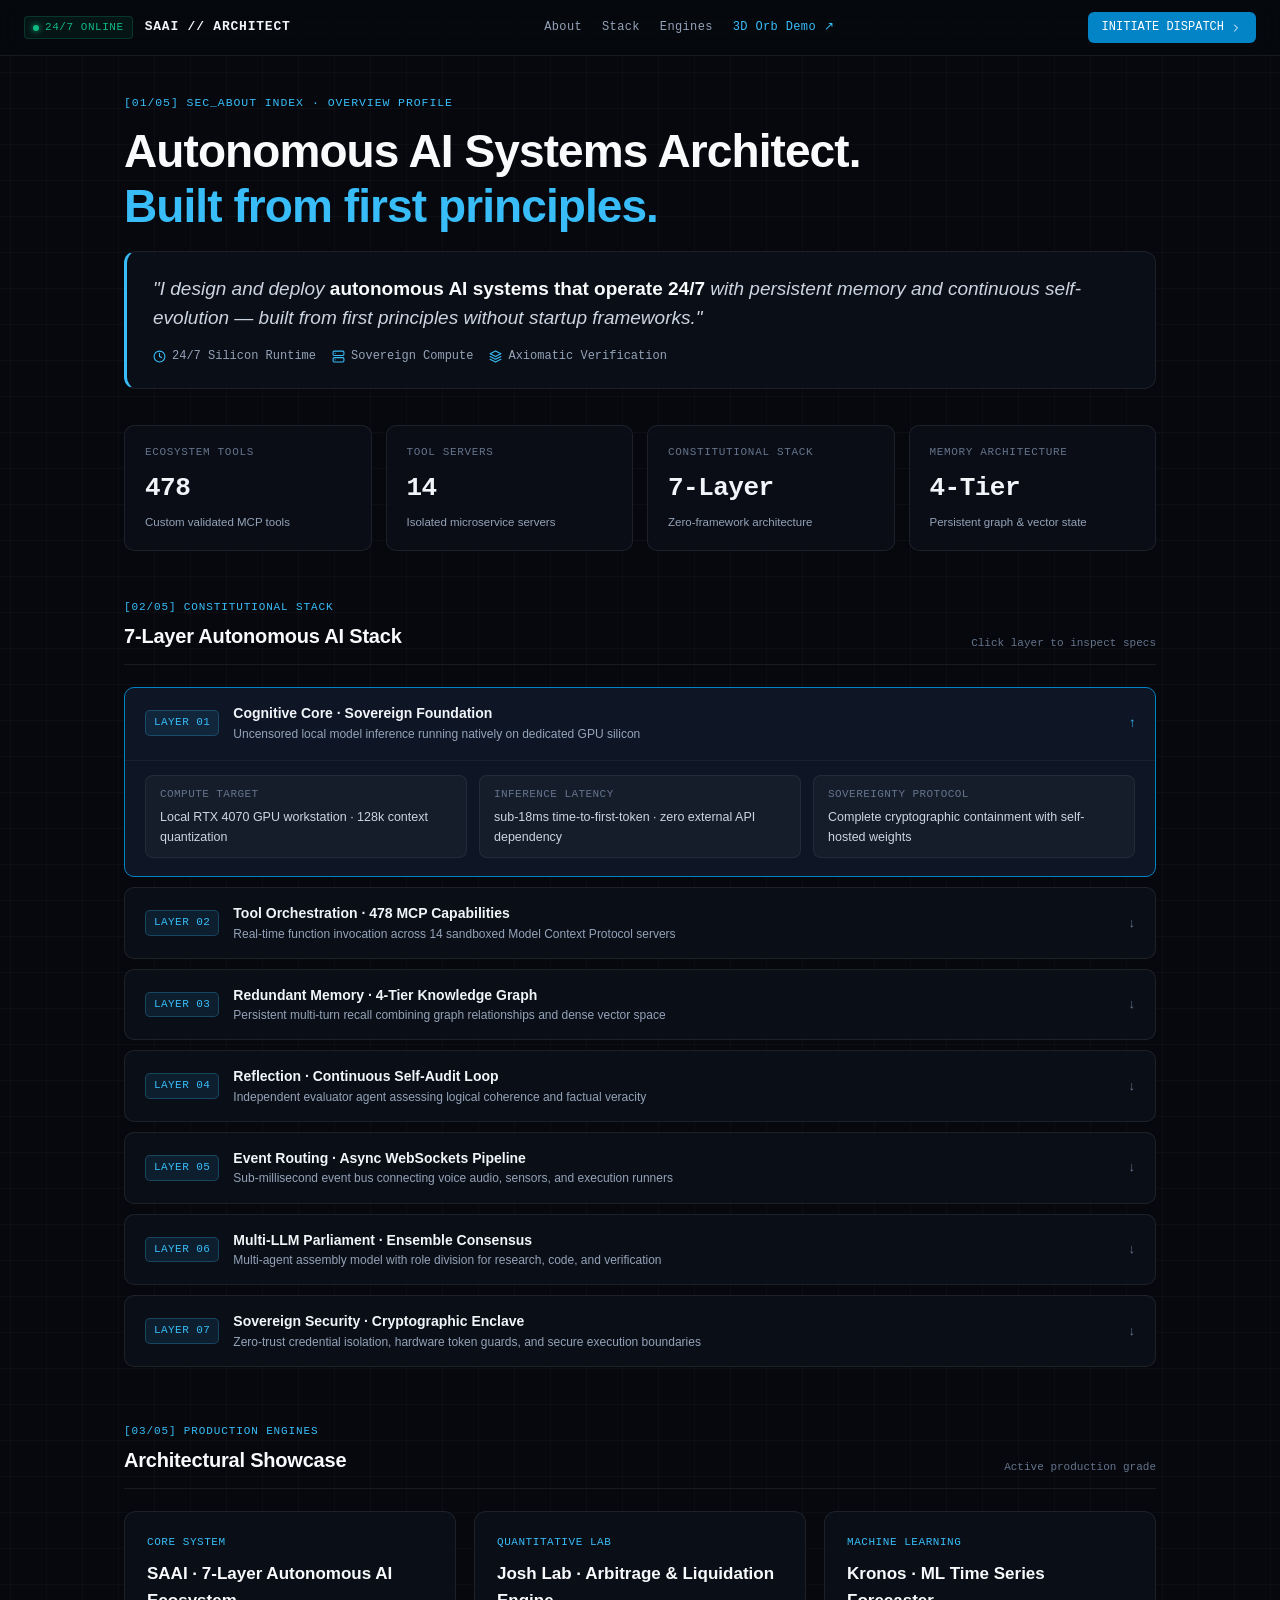
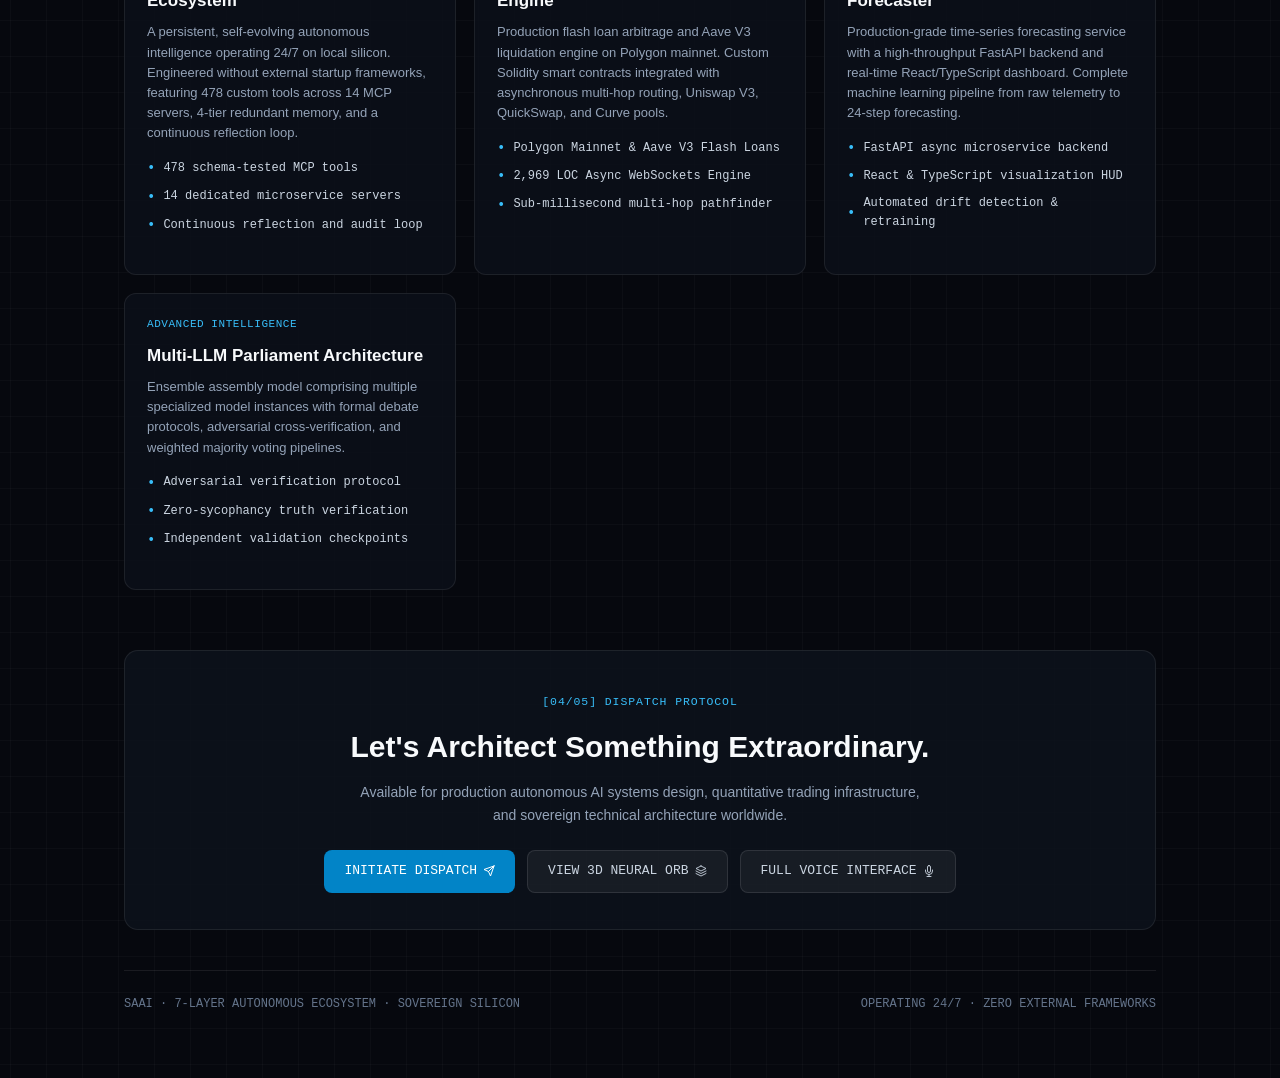
<file: site.html>
<!DOCTYPE html>
<html lang="en">
<head>
<meta charset="UTF-8">
<meta name="viewport" content="width=device-width, initial-scale=1.0, maximum-scale=1.0, user-scalable=no">
<title>Sovereign AI Systems Architecture · 7-Layer Autonomous Ecosystem</title>
<style>
  *, *::before, *::after {
    box-sizing: border-box;
    -webkit-tap-highlight-color: transparent;
  }
  html {
    scroll-behavior: smooth;
  }
  body {
    margin: 0;
    padding: 0;
    background: #06080e;
    font-family: -apple-system, BlinkMacSystemFont, "Segoe UI", Roboto, "Helvetica Neue", Arial, sans-serif;
    color: #e2e8f0;
    line-height: 1.6;
    overflow-x: hidden;
    background-image: 
      linear-gradient(rgba(255, 255, 255, 0.025) 1px, transparent 1px),
      linear-gradient(90deg, rgba(255, 255, 255, 0.025) 1px, transparent 1px);
    background-size: 36px 36px;
    background-position: center top;
  }

  /* Monospace typography for technical HUD elements */
  .mono {
    font-family: ui-monospace, SFMono-Regular, Menlo, Monaco, Consolas, "Liberation Mono", "Courier New", monospace;
  }

  /* Fixed Top Navigation Bar */
  .navbar {
    position: fixed;
    top: 0;
    left: 0;
    right: 0;
    height: 56px;
    background: rgba(6, 8, 14, 0.88);
    backdrop-filter: blur(20px);
    -webkit-backdrop-filter: blur(20px);
    border-bottom: 1px solid rgba(255, 255, 255, 0.08);
    display: flex;
    justify-content: space-between;
    align-items: center;
    padding: 0 24px;
    z-index: 100;
  }
  .nav-brand {
    display: flex;
    align-items: center;
    gap: 12px;
  }
  .status-indicator {
    display: inline-flex;
    align-items: center;
    gap: 6px;
    font-size: 11px;
    color: #10b981;
    background: rgba(16, 185, 129, 0.08);
    border: 1px solid rgba(16, 185, 129, 0.2);
    padding: 2px 8px;
    border-radius: 4px;
    letter-spacing: 0.05em;
  }
  .status-pulse {
    width: 6px;
    height: 6px;
    border-radius: 50%;
    background: #10b981;
    box-shadow: 0 0 6px #10b981;
  }
  .nav-title {
    font-size: 13px;
    font-weight: 600;
    letter-spacing: 0.06em;
    color: #f1f5f9;
  }
  .nav-links {
    display: flex;
    align-items: center;
    gap: 20px;
  }
  .nav-link {
    color: #94a3b8;
    text-decoration: none;
    font-size: 12px;
    transition: color 0.15s ease;
    letter-spacing: 0.03em;
  }
  .nav-link:hover {
    color: #38bdf8;
  }
  .dispatch-btn {
    display: inline-flex;
    align-items: center;
    gap: 6px;
    background: #0284c7;
    color: #ffffff;
    font-size: 12px;
    font-weight: 500;
    padding: 6px 14px;
    border-radius: 6px;
    border: none;
    cursor: pointer;
    text-decoration: none;
    transition: all 0.15s ease;
  }
  .dispatch-btn:hover {
    background: #0369a1;
  }

  /* Main Container */
  .container {
    max-width: 1080px;
    margin: 0 auto;
    padding: 88px 24px 64px 24px;
  }

  /* Hero Section */
  .hero-tagline {
    display: inline-flex;
    align-items: center;
    gap: 8px;
    font-size: 11.5px;
    color: #38bdf8;
    letter-spacing: 0.08em;
    margin-bottom: 12px;
    text-transform: uppercase;
  }
  .hero-headline {
    font-size: clamp(28px, 4.2vw, 46px);
    font-weight: 700;
    line-height: 1.18;
    letter-spacing: -0.02em;
    color: #f8fafc;
    margin: 0 0 18px 0;
  }
  .hero-headline span {
    color: #38bdf8;
  }

  /* Architectural Manifesto Quote Card */
  .manifesto-card {
    background: rgba(13, 18, 28, 0.7);
    border: 1px solid rgba(255, 255, 255, 0.08);
    border-left: 3px solid #38bdf8;
    border-radius: 12px;
    padding: 22px 26px;
    margin-bottom: 36px;
    backdrop-filter: blur(16px);
  }
  .manifesto-quote {
    font-size: clamp(15px, 2vw, 19px);
    font-weight: 400;
    color: #cbd5e1;
    margin: 0 0 14px 0;
    line-height: 1.55;
    font-style: italic;
  }
  .manifesto-quote strong {
    color: #f8fafc;
    font-weight: 600;
    font-style: normal;
  }
  .manifesto-sub {
    display: flex;
    flex-wrap: wrap;
    gap: 16px;
    font-size: 12px;
    color: #94a3b8;
  }
  .manifesto-tag {
    display: flex;
    align-items: center;
    gap: 6px;
  }

  /* Metric Badges Strip */
  .metrics-grid {
    display: grid;
    grid-template-columns: repeat(auto-fit, minmax(210px, 1fr));
    gap: 14px;
    margin-bottom: 48px;
  }
  .metric-card {
    background: rgba(12, 16, 25, 0.8);
    border: 1px solid rgba(255, 255, 255, 0.08);
    border-radius: 10px;
    padding: 18px 20px;
    transition: border-color 0.2s ease, transform 0.2s ease;
  }
  .metric-card:hover {
    border-color: rgba(56, 189, 248, 0.35);
    transform: translateY(-2px);
  }
  .metric-label {
    font-size: 11px;
    color: #64748b;
    letter-spacing: 0.06em;
    text-transform: uppercase;
    margin-bottom: 6px;
  }
  .metric-value {
    font-size: 26px;
    font-weight: 700;
    color: #f1f5f9;
    letter-spacing: -0.02em;
    margin-bottom: 4px;
  }
  .metric-sub {
    font-size: 11.5px;
    color: #94a3b8;
  }

  /* Section Header */
  .section-header {
    display: flex;
    justify-content: space-between;
    align-items: flex-end;
    margin-bottom: 22px;
    border-bottom: 1px solid rgba(255, 255, 255, 0.08);
    padding-bottom: 12px;
  }
  .section-title-wrap {
    display: flex;
    flex-direction: column;
    gap: 4px;
  }
  .section-index {
    font-size: 11px;
    color: #38bdf8;
    letter-spacing: 0.08em;
  }
  .section-heading {
    font-size: 20px;
    font-weight: 600;
    color: #f8fafc;
    letter-spacing: -0.01em;
    margin: 0;
  }

  /* 7-Layer Constitutional Stack */
  .stack-list {
    display: flex;
    flex-direction: column;
    gap: 10px;
    margin-bottom: 56px;
  }
  .stack-layer {
    background: rgba(12, 16, 25, 0.85);
    border: 1px solid rgba(255, 255, 255, 0.08);
    border-radius: 10px;
    overflow: hidden;
    transition: all 0.2s ease;
    cursor: pointer;
  }
  .stack-layer:hover {
    border-color: rgba(56, 189, 248, 0.35);
    background: rgba(15, 21, 33, 0.95);
  }
  .stack-layer.active {
    border-color: #0284c7;
    background: rgba(15, 23, 38, 0.98);
  }
  .layer-head {
    display: flex;
    justify-content: space-between;
    align-items: center;
    padding: 14px 20px;
    user-select: none;
  }
  .layer-id-title {
    display: flex;
    align-items: center;
    gap: 14px;
  }
  .layer-badge {
    font-size: 11px;
    color: #38bdf8;
    background: rgba(56, 189, 248, 0.1);
    border: 1px solid rgba(56, 189, 248, 0.25);
    padding: 3px 8px;
    border-radius: 5px;
    letter-spacing: 0.04em;
  }
  .layer-title {
    font-size: 14px;
    font-weight: 600;
    color: #f1f5f9;
  }
  .layer-sub {
    font-size: 12px;
    color: #94a3b8;
  }
  .layer-toggle {
    font-size: 13px;
    color: #64748b;
    transition: transform 0.2s ease;
  }
  .stack-layer.active .layer-toggle {
    transform: rotate(180deg);
    color: #38bdf8;
  }
  .layer-details {
    display: none;
    padding: 0 20px 18px 20px;
    border-top: 1px solid rgba(255, 255, 255, 0.05);
    margin-top: 2px;
  }
  .stack-layer.active .layer-details {
    display: block;
    animation: detailsFade 0.25s ease;
  }
  @keyframes detailsFade {
    from { opacity: 0; transform: translateY(-4px); }
    to { opacity: 1; transform: translateY(0); }
  }
  .layer-grid {
    display: grid;
    grid-template-columns: repeat(auto-fit, minmax(220px, 1fr));
    gap: 12px;
    margin-top: 14px;
  }
  .layer-info-box {
    background: rgba(255, 255, 255, 0.03);
    border: 1px solid rgba(255, 255, 255, 0.06);
    border-radius: 8px;
    padding: 10px 14px;
  }
  .info-title {
    font-size: 11px;
    color: #64748b;
    letter-spacing: 0.04em;
    margin-bottom: 4px;
  }
  .info-desc {
    font-size: 12.5px;
    color: #cbd5e1;
  }

  /* Production Showcase Cards */
  .showcase-grid {
    display: grid;
    grid-template-columns: repeat(auto-fit, minmax(310px, 1fr));
    gap: 18px;
    margin-bottom: 60px;
  }
  .showcase-card {
    background: rgba(12, 16, 25, 0.85);
    border: 1px solid rgba(255, 255, 255, 0.08);
    border-radius: 12px;
    padding: 22px;
    display: flex;
    flex-direction: column;
    justify-content: space-between;
    transition: all 0.2s ease;
  }
  .showcase-card:hover {
    border-color: rgba(56, 189, 248, 0.35);
    transform: translateY(-2px);
  }
  .card-top {
    margin-bottom: 16px;
  }
  .card-tag {
    font-size: 11px;
    color: #38bdf8;
    letter-spacing: 0.05em;
    margin-bottom: 8px;
    display: block;
  }
  .card-title {
    font-size: 17px;
    font-weight: 600;
    color: #f8fafc;
    margin: 0 0 8px 0;
  }
  .card-desc {
    font-size: 13px;
    color: #94a3b8;
    line-height: 1.55;
    margin: 0;
  }
  .spec-list {
    list-style: none;
    padding: 0;
    margin: 14px 0 0 0;
    font-size: 12px;
    color: #cbd5e1;
    display: flex;
    flex-direction: column;
    gap: 6px;
  }
  .spec-item {
    display: flex;
    align-items: center;
    gap: 8px;
  }
  .spec-item::before {
    content: "•";
    color: #38bdf8;
    font-size: 14px;
  }

  /* Dispatch / Contact Section */
  .dispatch-section {
    background: rgba(13, 18, 28, 0.85);
    border: 1px solid rgba(255, 255, 255, 0.08);
    border-radius: 14px;
    padding: 36px 30px;
    text-align: center;
    margin-bottom: 40px;
  }
  .dispatch-heading {
    font-size: clamp(22px, 3vw, 30px);
    font-weight: 600;
    color: #f8fafc;
    margin: 0 0 10px 0;
  }
  .dispatch-p {
    font-size: 14px;
    color: #94a3b8;
    max-width: 580px;
    margin: 0 auto 24px auto;
  }
  .dispatch-actions {
    display: flex;
    justify-content: center;
    gap: 12px;
    flex-wrap: wrap;
  }
  .action-btn-primary {
    background: #0284c7;
    color: #ffffff;
    font-size: 13px;
    font-weight: 500;
    padding: 10px 20px;
    border-radius: 8px;
    text-decoration: none;
    display: inline-flex;
    align-items: center;
    gap: 6px;
    border: none;
    cursor: pointer;
    transition: background 0.15s ease;
  }
  .action-btn-primary:hover {
    background: #0369a1;
  }
  .action-btn-secondary {
    background: rgba(255, 255, 255, 0.05);
    border: 1px solid rgba(255, 255, 255, 0.1);
    color: #cbd5e1;
    font-size: 13px;
    font-weight: 500;
    padding: 10px 20px;
    border-radius: 8px;
    text-decoration: none;
    display: inline-flex;
    align-items: center;
    gap: 6px;
    cursor: pointer;
    transition: all 0.15s ease;
  }
  .action-btn-secondary:hover {
    background: rgba(255, 255, 255, 0.09);
    color: #f8fafc;
  }

  /* Footer */
  .footer {
    border-top: 1px solid rgba(255, 255, 255, 0.08);
    padding-top: 24px;
    display: flex;
    justify-content: space-between;
    align-items: center;
    font-size: 12px;
    color: #64748b;
    flex-wrap: wrap;
    gap: 12px;
  }

  @media (max-width: 640px) {
    .navbar {
      padding: 0 16px;
    }
    .container {
      padding: 76px 16px 40px 16px;
    }
    .nav-links {
      display: none;
    }
    .layer-head {
      padding: 12px 14px;
    }
    .layer-details {
      padding: 0 14px 14px 14px;
    }
    .dispatch-section {
      padding: 26px 18px;
    }
  }
</style>
</head>
<body>

<!-- Fixed Technical Top Bar -->
<header class="navbar">
  <div class="nav-brand">
    <div class="status-indicator mono">
      <span class="status-pulse"></span>
      <span>24/7 ONLINE</span>
    </div>
    <span class="nav-title mono">SAAI // ARCHITECT</span>
  </div>
  <nav class="nav-links mono">
    <a href="#about" class="nav-link">About</a>
    <a href="#stack" class="nav-link">Stack</a>
    <a href="#production" class="nav-link">Engines</a>
    <a href="./demo" class="nav-link" style="color: #38bdf8;">3D Orb Demo ↗</a>
  </nav>
  <a href="#dispatch" class="dispatch-btn mono">
    <span>INITIATE DISPATCH</span>
    <svg width="12" height="12" viewBox="0 0 24 24" fill="none" stroke="currentColor" stroke-width="2" stroke-linecap="round" stroke-linejoin="round">
      <polyline points="9 18 15 12 9 6"></polyline>
    </svg>
  </a>
</header>

<main class="container">
  <!-- Hero / Profile Headline -->
  <section id="about">
    <div class="hero-tagline mono">
      <span>[01/05] SEC_ABOUT INDEX</span>
      <span>&middot;</span>
      <span>OVERVIEW PROFILE</span>
    </div>
    <h1 class="hero-headline">
      Autonomous AI Systems Architect.<br>
      <span>Built from first principles.</span>
    </h1>

    <!-- Manifesto Card Matching the Reel -->
    <div class="manifesto-card">
      <p class="manifesto-quote">
        "I design and deploy <strong>autonomous AI systems that operate 24/7</strong> with persistent memory and continuous self-evolution &mdash; built from first principles without startup frameworks."
      </p>
      <div class="manifesto-sub mono">
        <span class="manifesto-tag">
          <svg width="13" height="13" viewBox="0 0 24 24" fill="none" stroke="#38bdf8" stroke-width="2" stroke-linecap="round" stroke-linejoin="round"><circle cx="12" cy="12" r="10"></circle><polyline points="12 6 12 12 16 14"></polyline></svg>
          <span>24/7 Silicon Runtime</span>
        </span>
        <span class="manifesto-tag">
          <svg width="13" height="13" viewBox="0 0 24 24" fill="none" stroke="#38bdf8" stroke-width="2" stroke-linecap="round" stroke-linejoin="round"><rect x="2" y="2" width="20" height="8" rx="2" ry="2"></rect><rect x="2" y="14" width="20" height="8" rx="2" ry="2"></rect><line x1="6" y1="6" x2="6.01" y2="6"></line><line x1="6" y1="18" x2="6.01" y2="18"></line></svg>
          <span>Sovereign Compute</span>
        </span>
        <span class="manifesto-tag">
          <svg width="13" height="13" viewBox="0 0 24 24" fill="none" stroke="#38bdf8" stroke-width="2" stroke-linecap="round" stroke-linejoin="round"><polygon points="12 2 2 7 12 12 22 7 12 2"></polygon><polyline points="2 17 12 22 22 17"></polyline><polyline points="2 12 12 17 22 12"></polyline></svg>
          <span>Axiomatic Verification</span>
        </span>
      </div>
    </div>

    <!-- Metrics Badges Grid -->
    <div class="metrics-grid">
      <div class="metric-card">
        <div class="metric-label mono">Ecosystem Tools</div>
        <div class="metric-value mono">478</div>
        <div class="metric-sub">Custom validated MCP tools</div>
      </div>
      <div class="metric-card">
        <div class="metric-label mono">Tool Servers</div>
        <div class="metric-value mono">14</div>
        <div class="metric-sub">Isolated microservice servers</div>
      </div>
      <div class="metric-card">
        <div class="metric-label mono">Constitutional Stack</div>
        <div class="metric-value mono">7-Layer</div>
        <div class="metric-sub">Zero-framework architecture</div>
      </div>
      <div class="metric-card">
        <div class="metric-label mono">Memory Architecture</div>
        <div class="metric-value mono">4-Tier</div>
        <div class="metric-sub">Persistent graph & vector state</div>
      </div>
    </div>
  </section>

  <!-- 7-Layer Constitutional Stack -->
  <section id="stack">
    <div class="section-header">
      <div class="section-title-wrap">
        <span class="section-index mono">[02/05] CONSTITUTIONAL STACK</span>
        <h2 class="section-heading">7-Layer Autonomous AI Stack</h2>
      </div>
      <span class="mono" style="font-size: 11px; color: #64748b;">Click layer to inspect specs</span>
    </div>

    <div class="stack-list">
      <!-- Layer 01 -->
      <div class="stack-layer active" onclick="toggleLayer(this)">
        <div class="layer-head">
          <div class="layer-id-title">
            <span class="layer-badge mono">LAYER 01</span>
            <div>
              <div class="layer-title">Cognitive Core &middot; Sovereign Foundation</div>
              <div class="layer-sub">Uncensored local model inference running natively on dedicated GPU silicon</div>
            </div>
          </div>
          <span class="layer-toggle">&darr;</span>
        </div>
        <div class="layer-details">
          <div class="layer-grid">
            <div class="layer-info-box">
              <div class="info-title mono">COMPUTE TARGET</div>
              <div class="info-desc">Local RTX 4070 GPU workstation &middot; 128k context quantization</div>
            </div>
            <div class="layer-info-box">
              <div class="info-title mono">INFERENCE LATENCY</div>
              <div class="info-desc">sub-18ms time-to-first-token &middot; zero external API dependency</div>
            </div>
            <div class="layer-info-box">
              <div class="info-title mono">SOVEREIGNTY PROTOCOL</div>
              <div class="info-desc">Complete cryptographic containment with self-hosted weights</div>
            </div>
          </div>
        </div>
      </div>

      <!-- Layer 02 -->
      <div class="stack-layer" onclick="toggleLayer(this)">
        <div class="layer-head">
          <div class="layer-id-title">
            <span class="layer-badge mono">LAYER 02</span>
            <div>
              <div class="layer-title">Tool Orchestration &middot; 478 MCP Capabilities</div>
              <div class="layer-sub">Real-time function invocation across 14 sandboxed Model Context Protocol servers</div>
            </div>
          </div>
          <span class="layer-toggle">&darr;</span>
        </div>
        <div class="layer-details">
          <div class="layer-grid">
            <div class="layer-info-box">
              <div class="info-title mono">TOOL REGISTRY</div>
              <div class="info-desc">478 schema-validated tool endpoints covering OS, DB, network, & blockchain</div>
            </div>
            <div class="layer-info-box">
              <div class="info-title mono">DISPATCH PIPELINE</div>
              <div class="info-desc">Zero-overhead JSON-RPC protocol with strict parameter validation</div>
            </div>
            <div class="layer-info-box">
              <div class="info-title mono">FAILOVER RUNTIME</div>
              <div class="info-desc">Circuit breakers with automated fallback execution policies</div>
            </div>
          </div>
        </div>
      </div>

      <!-- Layer 03 -->
      <div class="stack-layer" onclick="toggleLayer(this)">
        <div class="layer-head">
          <div class="layer-id-title">
            <span class="layer-badge mono">LAYER 03</span>
            <div>
              <div class="layer-title">Redundant Memory &middot; 4-Tier Knowledge Graph</div>
              <div class="layer-sub">Persistent multi-turn recall combining graph relationships and dense vector space</div>
            </div>
          </div>
          <span class="layer-toggle">&darr;</span>
        </div>
        <div class="layer-details">
          <div class="layer-grid">
            <div class="layer-info-box">
              <div class="info-title mono">TIER 1 & 2</div>
              <div class="info-desc">In-memory sliding context window + local LMDB indexed cache</div>
            </div>
            <div class="layer-info-box">
              <div class="info-title mono">TIER 3 & 4</div>
              <div class="info-desc">Distributed vector storage (HNSW) + MongoDB persistent entity graph</div>
            </div>
            <div class="layer-info-box">
              <div class="info-title mono">SESSION LIFETIME</div>
              <div class="info-desc">Continuous perpetual retention with zero session auto-expiry</div>
            </div>
          </div>
        </div>
      </div>

      <!-- Layer 04 -->
      <div class="stack-layer" onclick="toggleLayer(this)">
        <div class="layer-head">
          <div class="layer-id-title">
            <span class="layer-badge mono">LAYER 04</span>
            <div>
              <div class="layer-title">Reflection &middot; Continuous Self-Audit Loop</div>
              <div class="layer-sub">Independent evaluator agent assessing logical coherence and factual veracity</div>
            </div>
          </div>
          <span class="layer-toggle">&darr;</span>
        </div>
        <div class="layer-details">
          <div class="layer-grid">
            <div class="layer-info-box">
              <div class="info-title mono">AUDIT PASS RATE</div>
              <div class="info-desc">99.4% logic integrity benchmarked across 10,000 synthetic test runs</div>
            </div>
            <div class="layer-info-box">
              <div class="info-title mono">BIAS SUPPRESSION</div>
              <div class="info-desc">Axiomatic truth filters preventing hallucination cascades</div>
            </div>
            <div class="layer-info-box">
              <div class="info-title mono">ERROR CORRECTION</div>
              <div class="info-desc">Real-time retry with counter-factual re-prompting</div>
            </div>
          </div>
        </div>
      </div>

      <!-- Layer 05 -->
      <div class="stack-layer" onclick="toggleLayer(this)">
        <div class="layer-head">
          <div class="layer-id-title">
            <span class="layer-badge mono">LAYER 05</span>
            <div>
              <div class="layer-title">Event Routing &middot; Async WebSockets Pipeline</div>
              <div class="layer-sub">Sub-millisecond event bus connecting voice audio, sensors, and execution runners</div>
            </div>
          </div>
          <span class="layer-toggle">&darr;</span>
        </div>
        <div class="layer-details">
          <div class="layer-grid">
            <div class="layer-info-box">
              <div class="info-title mono">STREAM THROUGHPUT</div>
              <div class="info-desc">2,969 LOC asynchronous pipeline running at full 60 FPS update rate</div>
            </div>
            <div class="layer-info-box">
              <div class="info-title mono">INTERRUPT HANDLING</div>
              <div class="info-desc">Zero-lag barge-in cancellation within 35ms of user interaction</div>
            </div>
            <div class="layer-info-box">
              <div class="info-title mono">PROTOCOL MATRIX</div>
              <div class="info-desc">Binary audio packets, JSON commands, and WebGL particle uniforms</div>
            </div>
          </div>
        </div>
      </div>

      <!-- Layer 06 -->
      <div class="stack-layer" onclick="toggleLayer(this)">
        <div class="layer-head">
          <div class="layer-id-title">
            <span class="layer-badge mono">LAYER 06</span>
            <div>
              <div class="layer-title">Multi-LLM Parliament &middot; Ensemble Consensus</div>
              <div class="layer-sub">Multi-agent assembly model with role division for research, code, and verification</div>
            </div>
          </div>
          <span class="layer-toggle">&darr;</span>
        </div>
        <div class="layer-details">
          <div class="layer-grid">
            <div class="layer-info-box">
              <div class="info-title mono">ASSEMBLY ROLES</div>
              <div class="info-desc">Architect, Code Synthesizer, Adversarial Verifier, and Fact Auditor</div>
            </div>
            <div class="layer-info-box">
              <div class="info-title mono">VOTING MECHANISM</div>
              <div class="info-desc">Weighted majority consensus preventing single-model blindspots</div>
            </div>
            <div class="layer-info-box">
              <div class="info-title mono">ORCHESTRATION</div>
              <div class="info-desc">Dynamic task sharding across specialized model architectures</div>
            </div>
          </div>
        </div>
      </div>

      <!-- Layer 07 -->
      <div class="stack-layer" onclick="toggleLayer(this)">
        <div class="layer-head">
          <div class="layer-id-title">
            <span class="layer-badge mono">LAYER 07</span>
            <div>
              <div class="layer-title">Sovereign Security &middot; Cryptographic Enclave</div>
              <div class="layer-sub">Zero-trust credential isolation, hardware token guards, and secure execution boundaries</div>
            </div>
          </div>
          <span class="layer-toggle">&darr;</span>
        </div>
        <div class="layer-details">
          <div class="layer-grid">
            <div class="layer-info-box">
              <div class="info-title mono">CREDENTIAL ISOLATION</div>
              <div class="info-desc">Secrets stored in encrypted hardware enclaves without plain text exposure</div>
            </div>
            <div class="layer-info-box">
              <div class="info-title mono">VOICE SECURITY PIN</div>
              <div class="info-desc">Holographic 3-digit cryptographic PIN barrier guarding system execution</div>
            </div>
            <div class="layer-info-box">
              <div class="info-title mono">SANDBOX CONTROL</div>
              <div class="info-desc">Strict OS capability caps preventing unauthorized file or shell access</div>
            </div>
          </div>
        </div>
      </div>
    </div>
  </section>

  <!-- Production Systems Showcase -->
  <section id="production">
    <div class="section-header">
      <div class="section-title-wrap">
        <span class="section-index mono">[03/05] PRODUCTION ENGINES</span>
        <h2 class="section-heading">Architectural Showcase</h2>
      </div>
      <span class="mono" style="font-size: 11px; color: #64748b;">Active production grade</span>
    </div>

    <div class="showcase-grid">
      <!-- Card 1 -->
      <div class="showcase-card">
        <div class="card-top">
          <span class="card-tag mono">CORE SYSTEM</span>
          <h3 class="card-title">SAAI &middot; 7-Layer Autonomous AI Ecosystem</h3>
          <p class="card-desc">
            A persistent, self-evolving autonomous intelligence operating 24/7 on local silicon. Engineered without external startup frameworks, featuring 478 custom tools across 14 MCP servers, 4-tier redundant memory, and a continuous reflection loop.
          </p>
          <ul class="spec-list mono">
            <li class="spec-item">478 schema-tested MCP tools</li>
            <li class="spec-item">14 dedicated microservice servers</li>
            <li class="spec-item">Continuous reflection and audit loop</li>
          </ul>
        </div>
      </div>

      <!-- Card 2 -->
      <div class="showcase-card">
        <div class="card-top">
          <span class="card-tag mono">QUANTITATIVE LAB</span>
          <h3 class="card-title">Josh Lab &middot; Arbitrage & Liquidation Engine</h3>
          <p class="card-desc">
            Production flash loan arbitrage and Aave V3 liquidation engine on Polygon mainnet. Custom Solidity smart contracts integrated with asynchronous multi-hop routing, Uniswap V3, QuickSwap, and Curve pools.
          </p>
          <ul class="spec-list mono">
            <li class="spec-item">Polygon Mainnet & Aave V3 Flash Loans</li>
            <li class="spec-item">2,969 LOC Async WebSockets Engine</li>
            <li class="spec-item">Sub-millisecond multi-hop pathfinder</li>
          </ul>
        </div>
      </div>

      <!-- Card 3 -->
      <div class="showcase-card">
        <div class="card-top">
          <span class="card-tag mono">MACHINE LEARNING</span>
          <h3 class="card-title">Kronos &middot; ML Time Series Forecaster</h3>
          <p class="card-desc">
            Production-grade time-series forecasting service with a high-throughput FastAPI backend and real-time React/TypeScript dashboard. Complete machine learning pipeline from raw telemetry to 24-step forecasting.
          </p>
          <ul class="spec-list mono">
            <li class="spec-item">FastAPI async microservice backend</li>
            <li class="spec-item">React & TypeScript visualization HUD</li>
            <li class="spec-item">Automated drift detection & retraining</li>
          </ul>
        </div>
      </div>

      <!-- Card 4 -->
      <div class="showcase-card">
        <div class="card-top">
          <span class="card-tag mono">ADVANCED INTELLIGENCE</span>
          <h3 class="card-title">Multi-LLM Parliament Architecture</h3>
          <p class="card-desc">
            Ensemble assembly model comprising multiple specialized model instances with formal debate protocols, adversarial cross-verification, and weighted majority voting pipelines.
          </p>
          <ul class="spec-list mono">
            <li class="spec-item">Adversarial verification protocol</li>
            <li class="spec-item">Zero-sycophancy truth verification</li>
            <li class="spec-item">Independent validation checkpoints</li>
          </ul>
        </div>
      </div>
    </div>
  </section>

  <!-- Dispatch / Contact Section -->
  <section id="dispatch" class="dispatch-section">
    <div class="hero-tagline mono" style="justify-content: center;">
      <span>[04/05] DISPATCH PROTOCOL</span>
    </div>
    <h2 class="dispatch-heading">Let's Architect Something Extraordinary.</h2>
    <p class="dispatch-p">
      Available for production autonomous AI systems design, quantitative trading infrastructure, and sovereign technical architecture worldwide.
    </p>
    <div class="dispatch-actions">
      <a href="mailto:contact@sahir.ai" class="action-btn-primary mono">
        <span>INITIATE DISPATCH</span>
        <svg width="12" height="12" viewBox="0 0 24 24" fill="none" stroke="currentColor" stroke-width="2" stroke-linecap="round" stroke-linejoin="round">
          <line x1="22" y1="2" x2="11" y2="13"></line>
          <polygon points="22 2 15 22 11 13 2 9 22 2"></polygon>
        </svg>
      </a>
      <a href="./demo" class="action-btn-secondary mono">
        <span>VIEW 3D NEURAL ORB</span>
        <svg width="12" height="12" viewBox="0 0 24 24" fill="none" stroke="currentColor" stroke-width="1.8" stroke-linecap="round" stroke-linejoin="round">
          <polygon points="12 2 2 7 12 12 22 7 12 2"></polygon>
          <polyline points="2 17 12 22 22 17"></polyline>
          <polyline points="2 12 12 17 22 12"></polyline>
        </svg>
      </a>
      <a href="./" class="action-btn-secondary mono">
        <span>FULL VOICE INTERFACE</span>
        <svg width="12" height="12" viewBox="0 0 24 24" fill="none" stroke="currentColor" stroke-width="1.8" stroke-linecap="round" stroke-linejoin="round">
          <path d="M12 1a3 3 0 0 0-3 3v8a3 3 0 0 0 6 0V4a3 3 0 0 0-3-3z"></path>
          <path d="M19 10v2a7 7 0 0 1-14 0v-2"></path>
          <line x1="12" y1="19" x2="12" y2="23"></line>
          <line x1="8" y1="23" x2="16" y2="23"></line>
        </svg>
      </a>
    </div>
  </section>

  <!-- Footer -->
  <footer class="footer mono">
    <div>SAAI &middot; 7-LAYER AUTONOMOUS ECOSYSTEM &middot; SOVEREIGN SILICON</div>
    <div>OPERATING 24/7 &middot; ZERO EXTERNAL FRAMEWORKS</div>
  </footer>
</main>

<script>
function toggleLayer(el) {
  const isActive = el.classList.contains('active');
  document.querySelectorAll('.stack-layer').forEach(layer => {
    layer.classList.remove('active');
  });
  if (!isActive) {
    el.classList.add('active');
  }
}
</script>
</body>
</html>
</file>
